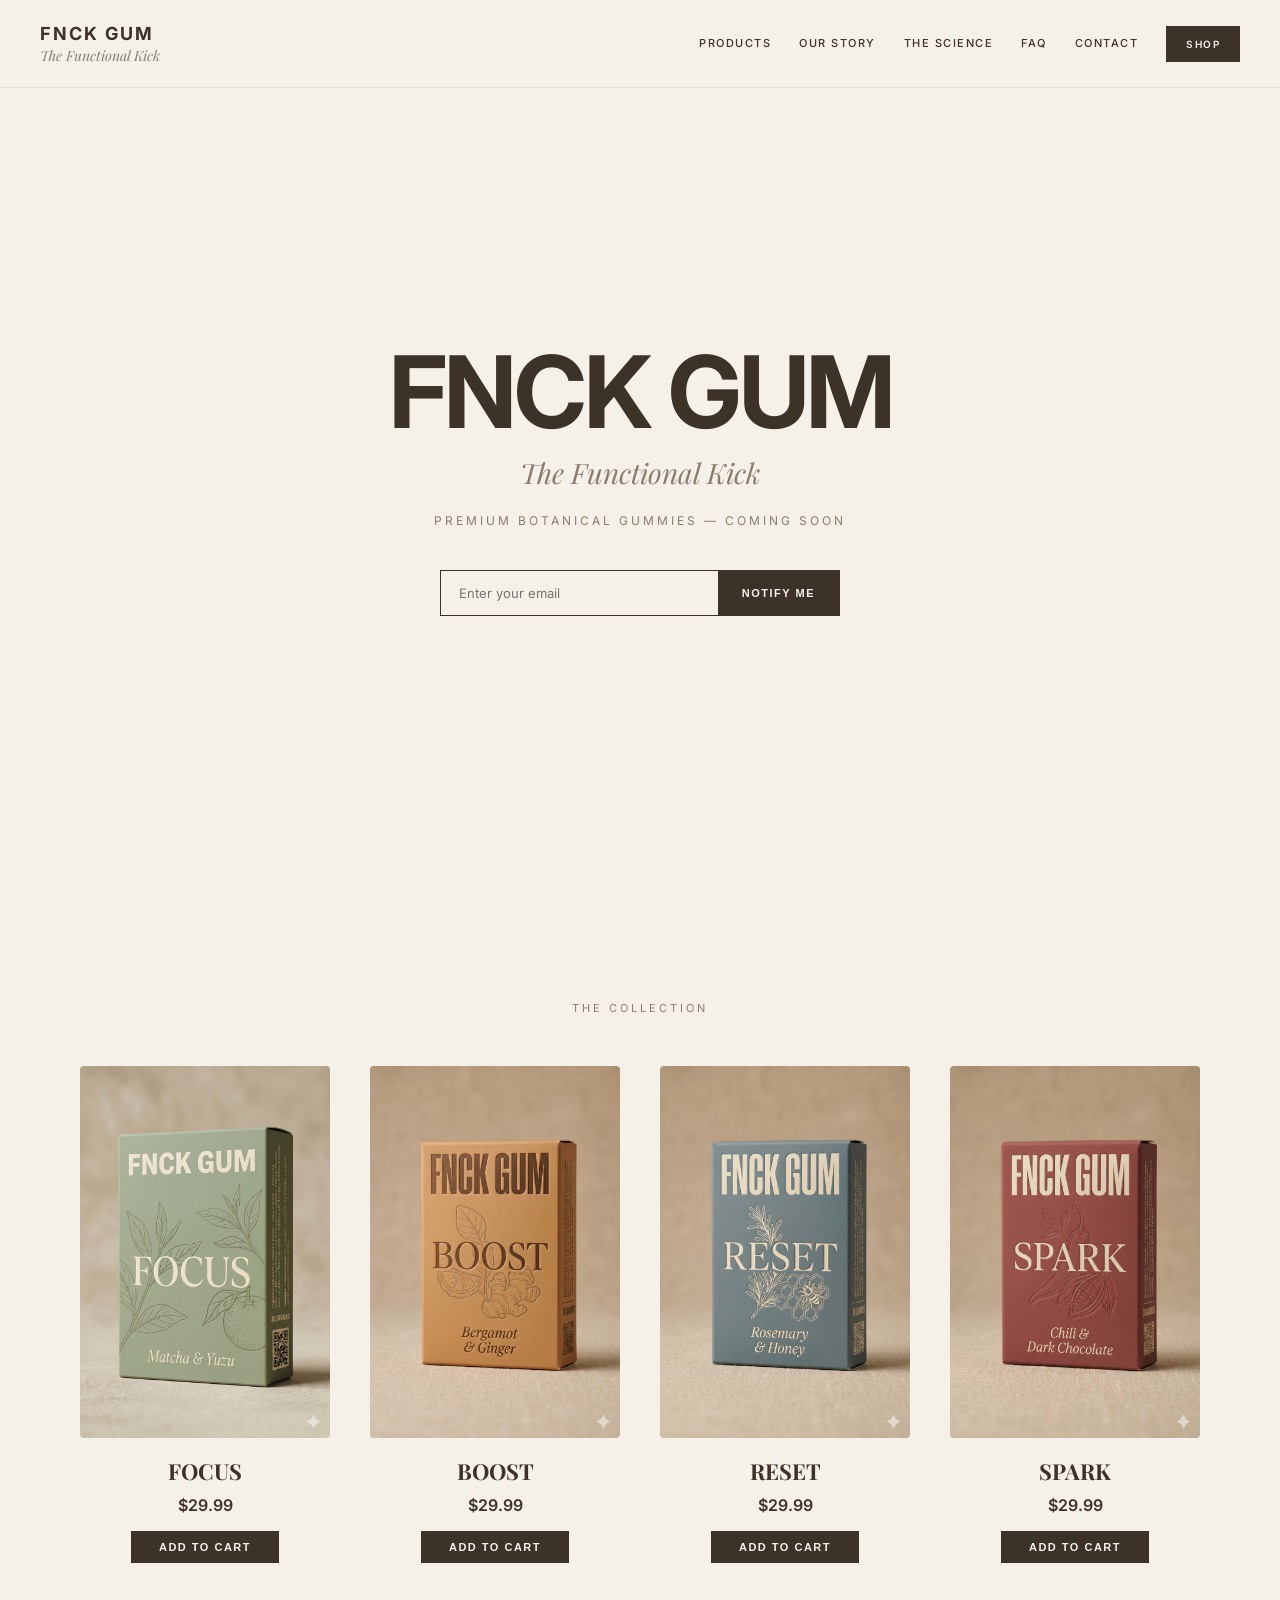
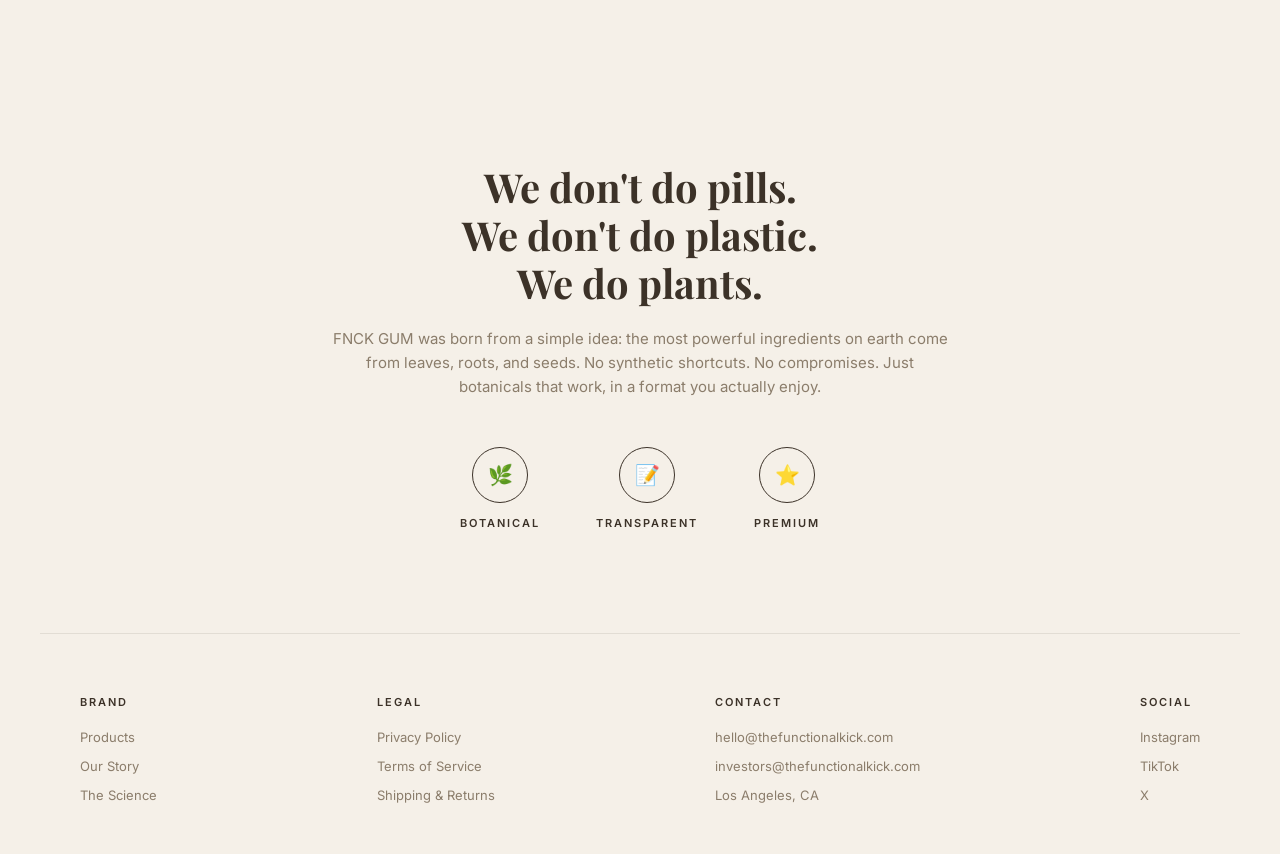
<file: index.html>
<!DOCTYPE html>
<html lang="en">
<head>
<meta charset="UTF-8">
<meta name="viewport" content="width=device-width, initial-scale=1.0">
<title>Home | FNCK GUM</title>
<link rel="stylesheet" href="style.css">
</head>
<body>

<nav>
  <a href="index.html" class="logo">FNCK GUM <span>The Functional Kick</span></a>
  <div class="links">
    <a href="index.html#products">Products</a>
    <a href="story.html">Our Story</a>
    <a href="science.html">The Science</a>
    <a href="faq.html">FAQ</a>
    <a href="contact.html">Contact</a>
    <a href="index.html#products" class="cta-nav">Shop</a>
  </div>
</nav>


<section class="hero">
  <h1>FNCK GUM</h1>
  <p class="tagline">The Functional Kick</p>
  <p class="sub">Premium Botanical Gummies &mdash; Coming Soon</p>
  <div class="email-box">
    <input type="email" placeholder="Enter your email">
    <button>Notify Me</button>
  </div>
</section>

<section class="section" id="products">
  <p class="section-label">The Collection</p>
  <div class="product-images">
    <div class="product-img-card">
      <a href="focus.html"><img src="images/focusbox.png" alt="FOCUS"></a>
      <h3>FOCUS</h3>
      <p class="price">$29.99</p>
      <button>Add to Cart</button>
    </div>
    <div class="product-img-card">
      <a href="boost.html"><img src="images/boostbox.png" alt="BOOST"></a>
      <h3>BOOST</h3>
      <p class="price">$29.99</p>
      <button>Add to Cart</button>
    </div>
    <div class="product-img-card">
      <a href="reset.html"><img src="images/resetbox.png" alt="RESET"></a>
      <h3>RESET</h3>
      <p class="price">$29.99</p>
      <button>Add to Cart</button>
    </div>
    <div class="product-img-card">
      <a href="spark.html"><img src="images/sparkbox.png" alt="SPARK"></a>
      <h3>SPARK</h3>
      <p class="price">$29.99</p>
      <button>Add to Cart</button>
    </div>
  </div>
</section>

<section class="section manifesto" id="manifesto">
  <h2>We don't do pills.<br>We don't do plastic.<br>We do plants.</h2>
  <p>FNCK GUM was born from a simple idea: the most powerful ingredients on earth come from leaves, roots, and seeds. No synthetic shortcuts. No compromises. Just botanicals that work, in a format you actually enjoy.</p>
  <div class="pillars">
    <div class="pillar"><div class="icon">&#127807;</div><h4>Botanical</h4></div>
    <div class="pillar"><div class="icon">&#128221;</div><h4>Transparent</h4></div>
    <div class="pillar"><div class="icon">&#11088;</div><h4>Premium</h4></div>
  </div>
</section>


<footer>
  <div class="col">
    <h5>Brand</h5>
    <a href="index.html#products">Products</a>
    <a href="story.html">Our Story</a>
    <a href="science.html">The Science</a>
  </div>
  <div class="col">
    <h5>Legal</h5>
    <a href="#">Privacy Policy</a>
    <a href="#">Terms of Service</a>
    <a href="#">Shipping & Returns</a>
  </div>
  <div class="col">
    <h5>Contact</h5>
    <p>hello@thefunctionalkick.com</p>
    <p>investors@thefunctionalkick.com</p>
    <p>Los Angeles, CA</p>
  </div>
  <div class="col">
    <h5>Social</h5>
    <a href="https://instagram.com/fnckgum" target="_blank">Instagram</a>
    <a href="https://tiktok.com/@fnckgum" target="_blank">TikTok</a>
    <a href="#">X</a>
  </div>
</footer>

</body>
</html>
</file>
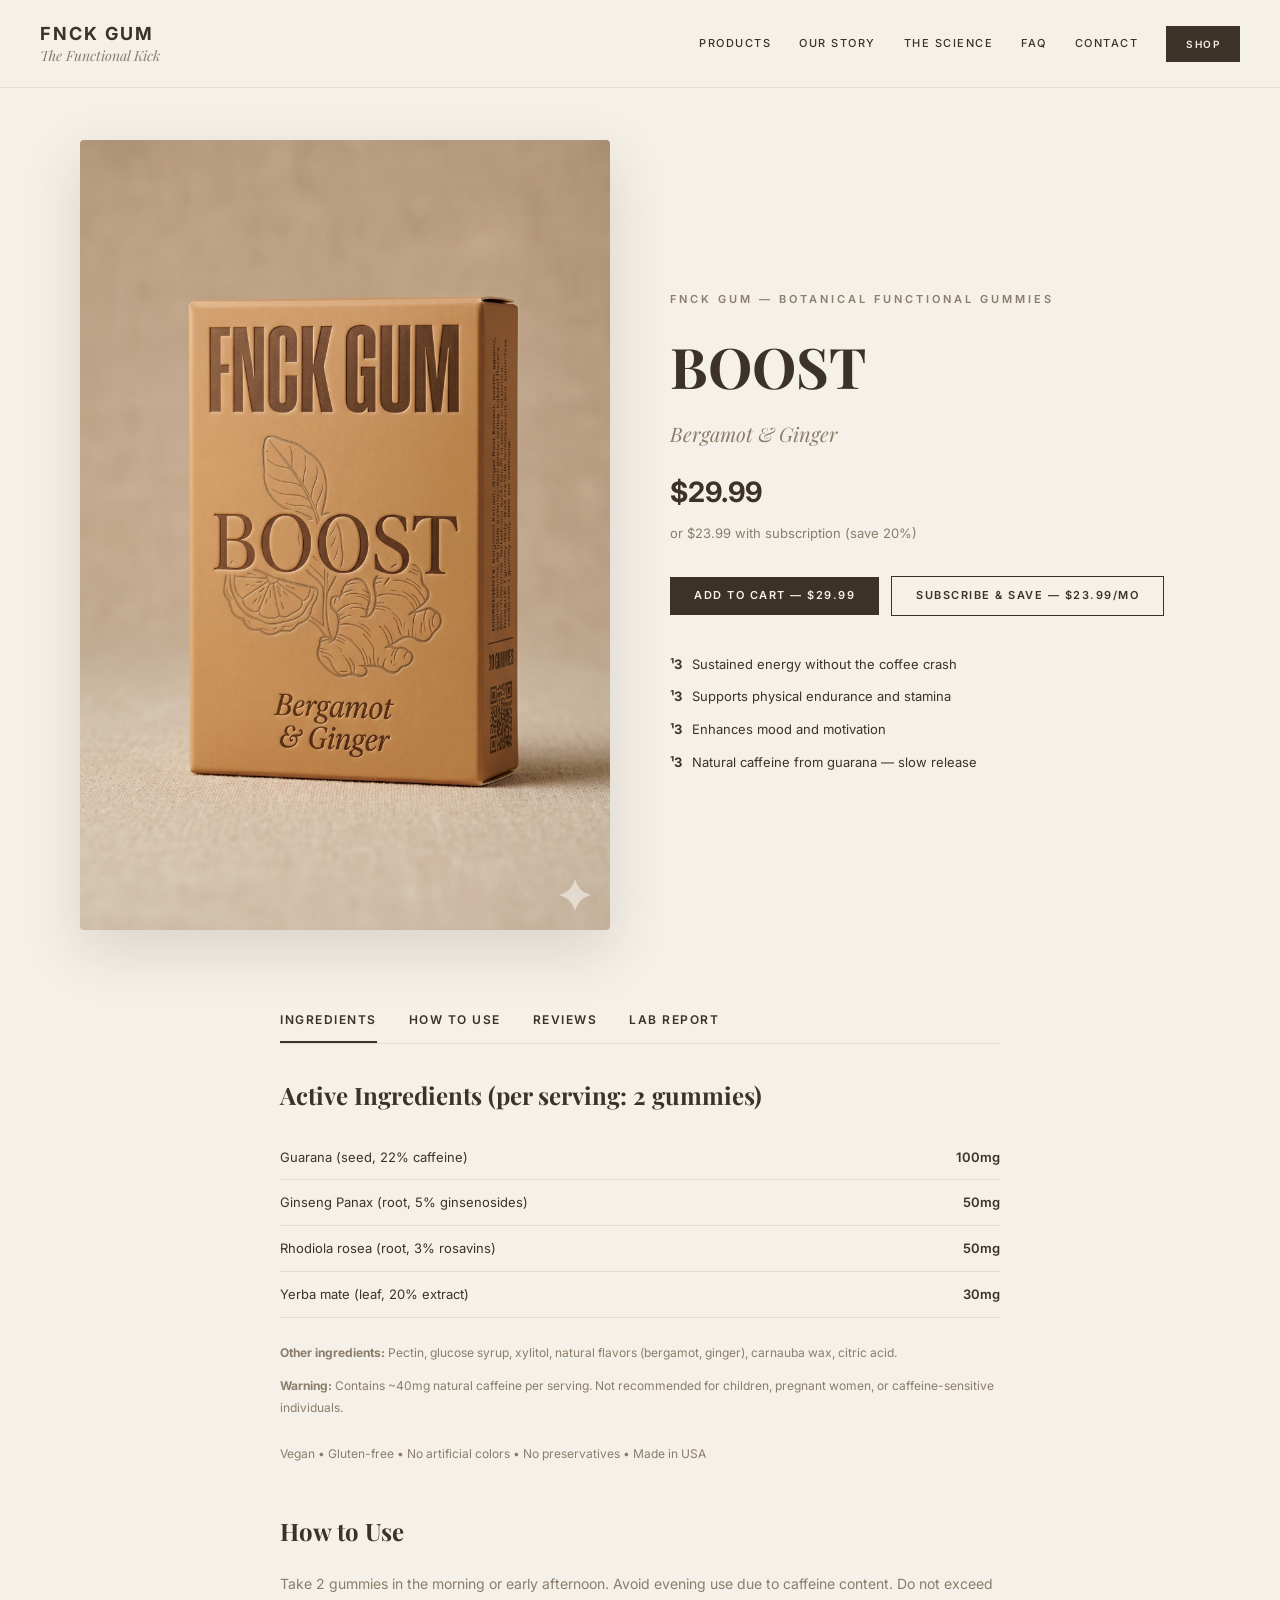
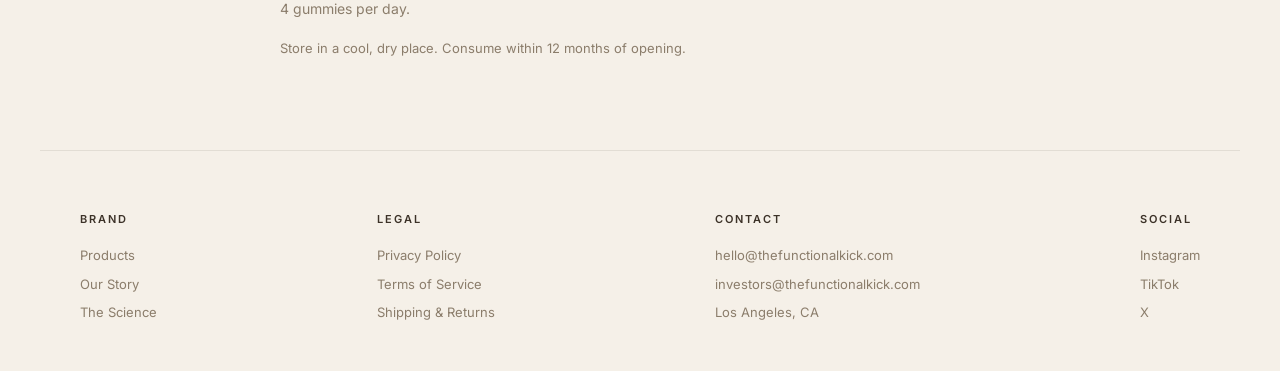
<file: boost.html>
<!DOCTYPE html>
<html lang="en">
<head>
<meta charset="UTF-8">
<meta name="viewport" content="width=device-width, initial-scale=1.0">
<title>BOOST | FNCK GUM</title>
<link rel="stylesheet" href="style.css">
</head>
<body>

<nav>
  <a href="index.html" class="logo">FNCK GUM <span>The Functional Kick</span></a>
  <div class="links">
    <a href="index.html#products">Products</a>
    <a href="story.html">Our Story</a>
    <a href="science.html">The Science</a>
    <a href="faq.html">FAQ</a>
    <a href="contact.html">Contact</a>
    <a href="index.html#products" class="cta-nav">Shop</a>
  </div>
</nav>


<section class="product-hero">
  <div class="product-image">
    <img src="images/boostbox.png" alt="FNCK GUM BOOST">
  </div>
  <div class="info">
    <div class="brand">FNCK GUM — Botanical Functional Gummies</div>
    <h1>BOOST</h1>
    <div class="flavor">Bergamot & Ginger</div>
    <div class="price">$29.99</div>
    <div class="sub-price">or $23.99 with subscription (save 20%)</div>
    <a href="#" class="btn">Add to Cart — $29.99</a>
    <a href="#" class="btn-secondary">Subscribe & Save — $23.99/mo</a>
    <ul class="benefits">
      <li>Sustained energy without the coffee crash</li>
<li>Supports physical endurance and stamina</li>
<li>Enhances mood and motivation</li>
<li>Natural caffeine from guarana — slow release</li>
    </ul>
  </div>
</section>
<div class="tabs">
  <div class="tab-nav">
    <a href="#" class="active">Ingredients</a>
    <a href="#">How to Use</a>
    <a href="#">Reviews</a>
    <a href="#">Lab Report</a>
  </div>
  <div class="tab-content">
    <h3>Active Ingredients (per serving: 2 gummies)</h3>
    <table>
      <tr><td>Guarana (seed, 22% caffeine)</td><td>100mg</td></tr>
<tr><td>Ginseng Panax (root, 5% ginsenosides)</td><td>50mg</td></tr>
<tr><td>Rhodiola rosea (root, 3% rosavins)</td><td>50mg</td></tr>
<tr><td>Yerba mate (leaf, 20% extract)</td><td>30mg</td></tr>
    </table>
    <p style="margin-top: 24px; font-size: 12px; color: var(--warm-gray);">
      <strong>Other ingredients:</strong> Pectin, glucose syrup, xylitol, natural flavors (bergamot, ginger), carnauba wax, citric acid.
    </p>
    <p style="margin-top: 12px; font-size: 12px; color: var(--warm-gray);">
      <strong>Warning:</strong> Contains ~40mg natural caffeine per serving. Not recommended for children, pregnant women, or caffeine-sensitive individuals.
    </p>
    <p style="margin-top: 24px; font-size: 12px; color: var(--warm-gray);">
      Vegan • Gluten-free • No artificial colors • No preservatives • Made in USA
    </p>
  </div>
  <div class="tab-content" style="margin-top: 48px;">
    <h3>How to Use</h3>
    <p>Take 2 gummies in the morning or early afternoon. Avoid evening use due to caffeine content. Do not exceed 4 gummies per day.</p>
    <p style="margin-top: 16px; font-size: 13px; color: var(--warm-gray);">
      Store in a cool, dry place. Consume within 12 months of opening.
    </p>
  </div>
</div>


<footer>
  <div class="col">
    <h5>Brand</h5>
    <a href="index.html#products">Products</a>
    <a href="story.html">Our Story</a>
    <a href="science.html">The Science</a>
  </div>
  <div class="col">
    <h5>Legal</h5>
    <a href="#">Privacy Policy</a>
    <a href="#">Terms of Service</a>
    <a href="#">Shipping & Returns</a>
  </div>
  <div class="col">
    <h5>Contact</h5>
    <p>hello@thefunctionalkick.com</p>
    <p>investors@thefunctionalkick.com</p>
    <p>Los Angeles, CA</p>
  </div>
  <div class="col">
    <h5>Social</h5>
    <a href="https://instagram.com/fnckgum" target="_blank">Instagram</a>
    <a href="https://tiktok.com/@fnckgum" target="_blank">TikTok</a>
    <a href="#">X</a>
  </div>
</footer>

</body>
</html>
</file>
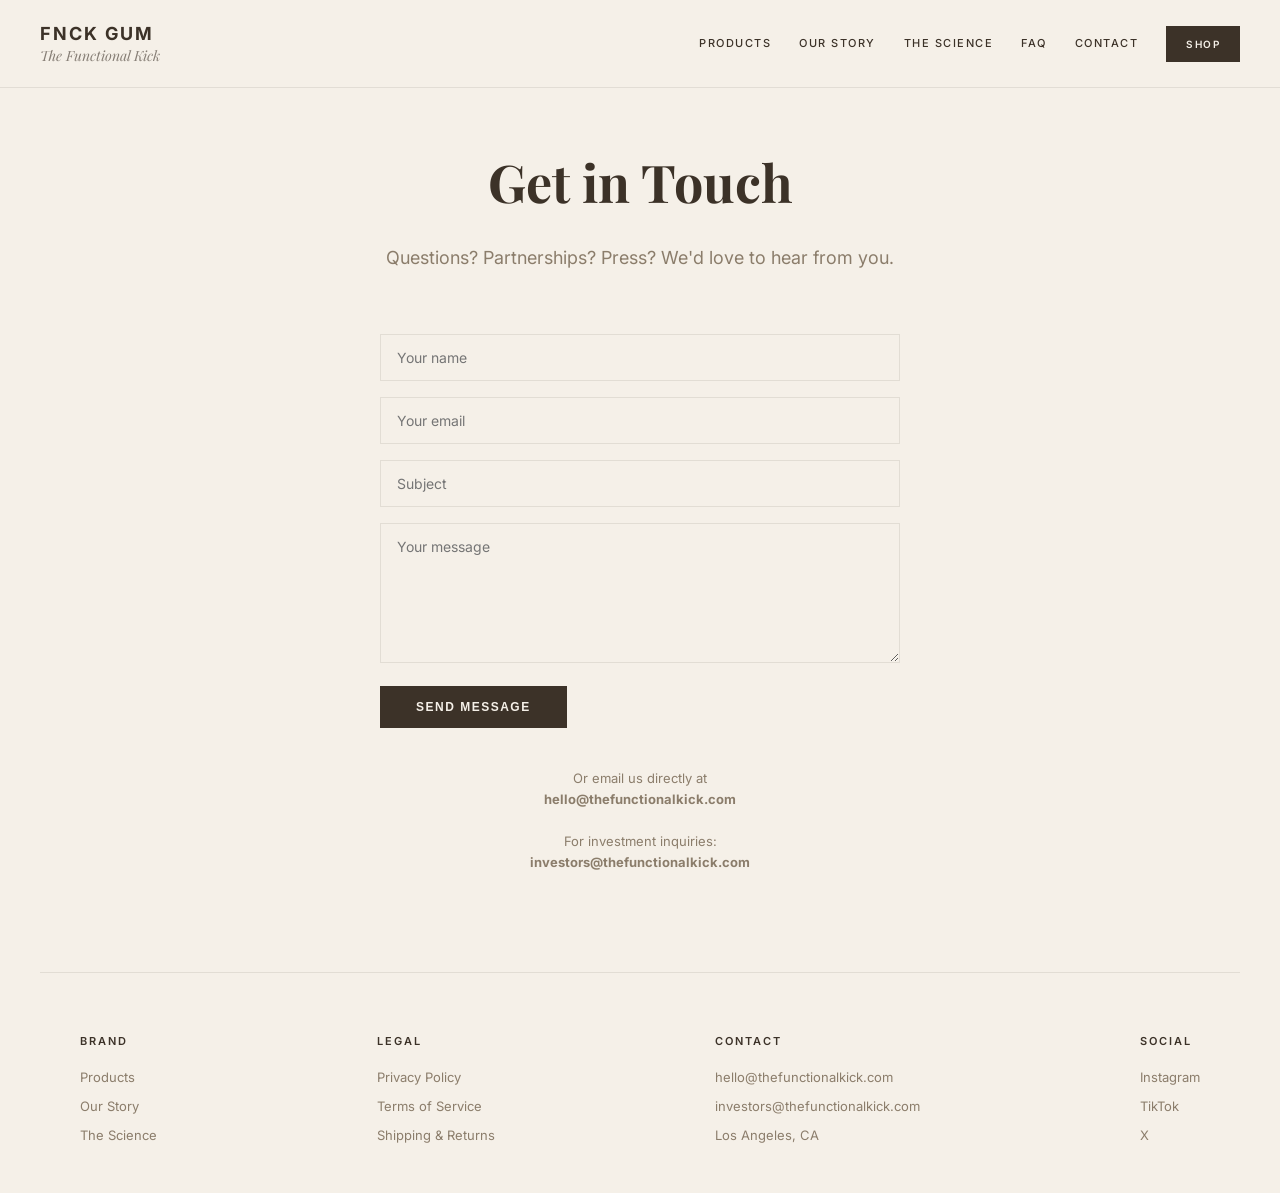
<file: contact.html>
<!DOCTYPE html>
<html lang="en">
<head>
<meta charset="UTF-8">
<meta name="viewport" content="width=device-width, initial-scale=1.0">
<title>Contact | FNCK GUM</title>
<link rel="stylesheet" href="style.css">
</head>
<body>

<nav>
  <a href="index.html" class="logo">FNCK GUM <span>The Functional Kick</span></a>
  <div class="links">
    <a href="index.html#products">Products</a>
    <a href="story.html">Our Story</a>
    <a href="science.html">The Science</a>
    <a href="faq.html">FAQ</a>
    <a href="contact.html">Contact</a>
    <a href="index.html#products" class="cta-nav">Shop</a>
  </div>
</nav>


<section class="story-hero">
  <h1>Get in Touch</h1>
  <p>Questions? Partnerships? Press? We'd love to hear from you.</p>
</section>

<div class="contact-form">
  <input type="text" placeholder="Your name">
  <input type="email" placeholder="Your email">
  <input type="text" placeholder="Subject">
  <textarea placeholder="Your message"></textarea>
  <button type="button">Send Message</button>
  <p style="margin-top: 40px; font-size: 13px; color: var(--warm-gray); text-align: center;">
    Or email us directly at<br>
    <strong>hello@thefunctionalkick.com</strong><br><br>
    For investment inquiries:<br>
    <strong>investors@thefunctionalkick.com</strong>
  </p>
</div>


<footer>
  <div class="col">
    <h5>Brand</h5>
    <a href="index.html#products">Products</a>
    <a href="story.html">Our Story</a>
    <a href="science.html">The Science</a>
  </div>
  <div class="col">
    <h5>Legal</h5>
    <a href="#">Privacy Policy</a>
    <a href="#">Terms of Service</a>
    <a href="#">Shipping & Returns</a>
  </div>
  <div class="col">
    <h5>Contact</h5>
    <p>hello@thefunctionalkick.com</p>
    <p>investors@thefunctionalkick.com</p>
    <p>Los Angeles, CA</p>
  </div>
  <div class="col">
    <h5>Social</h5>
    <a href="https://instagram.com/fnckgum" target="_blank">Instagram</a>
    <a href="https://tiktok.com/@fnckgum" target="_blank">TikTok</a>
    <a href="#">X</a>
  </div>
</footer>

</body>
</html>
</file>
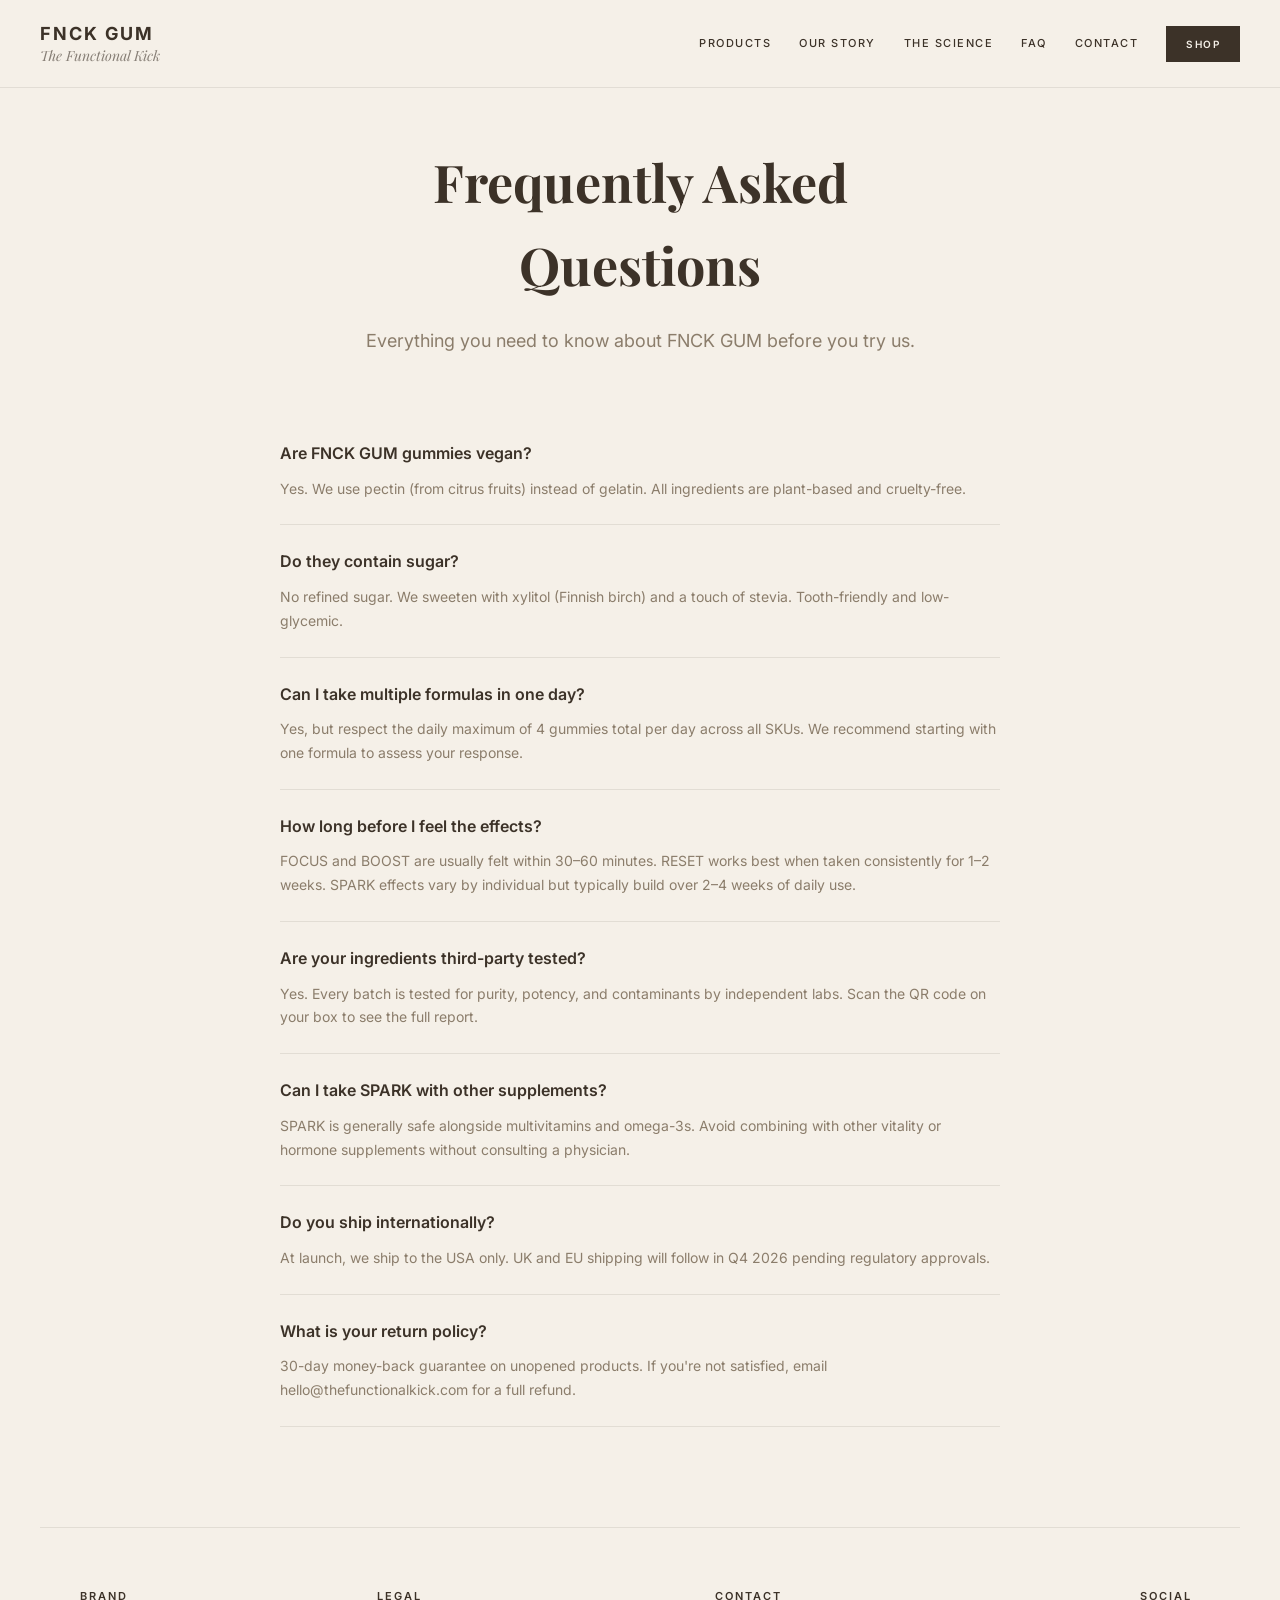
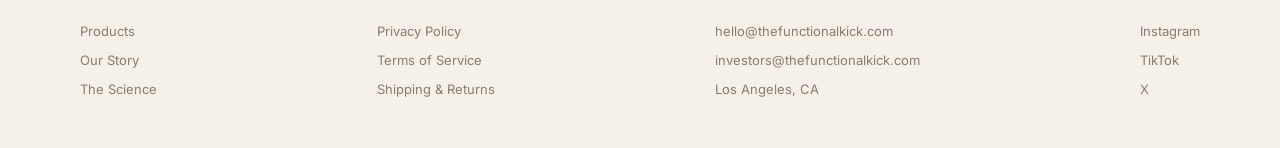
<file: faq.html>
<!DOCTYPE html>
<html lang="en">
<head>
<meta charset="UTF-8">
<meta name="viewport" content="width=device-width, initial-scale=1.0">
<title>FAQ | FNCK GUM</title>
<link rel="stylesheet" href="style.css">
</head>
<body>

<nav>
  <a href="index.html" class="logo">FNCK GUM <span>The Functional Kick</span></a>
  <div class="links">
    <a href="index.html#products">Products</a>
    <a href="story.html">Our Story</a>
    <a href="science.html">The Science</a>
    <a href="faq.html">FAQ</a>
    <a href="contact.html">Contact</a>
    <a href="index.html#products" class="cta-nav">Shop</a>
  </div>
</nav>


<section class="story-hero">
  <h1>Frequently Asked<br>Questions</h1>
  <p>Everything you need to know about FNCK GUM before you try us.</p>
</section>

<div class="faq-list">
  <div class="faq-item">
    <h3>Are FNCK GUM gummies vegan?</h3>
    <p>Yes. We use pectin (from citrus fruits) instead of gelatin. All ingredients are plant-based and cruelty-free.</p>
  </div>
  <div class="faq-item">
    <h3>Do they contain sugar?</h3>
    <p>No refined sugar. We sweeten with xylitol (Finnish birch) and a touch of stevia. Tooth-friendly and low-glycemic.</p>
  </div>
  <div class="faq-item">
    <h3>Can I take multiple formulas in one day?</h3>
    <p>Yes, but respect the daily maximum of 4 gummies total per day across all SKUs. We recommend starting with one formula to assess your response.</p>
  </div>
  <div class="faq-item">
    <h3>How long before I feel the effects?</h3>
    <p>FOCUS and BOOST are usually felt within 30–60 minutes. RESET works best when taken consistently for 1–2 weeks. SPARK effects vary by individual but typically build over 2–4 weeks of daily use.</p>
  </div>
  <div class="faq-item">
    <h3>Are your ingredients third-party tested?</h3>
    <p>Yes. Every batch is tested for purity, potency, and contaminants by independent labs. Scan the QR code on your box to see the full report.</p>
  </div>
  <div class="faq-item">
    <h3>Can I take SPARK with other supplements?</h3>
    <p>SPARK is generally safe alongside multivitamins and omega-3s. Avoid combining with other vitality or hormone supplements without consulting a physician.</p>
  </div>
  <div class="faq-item">
    <h3>Do you ship internationally?</h3>
    <p>At launch, we ship to the USA only. UK and EU shipping will follow in Q4 2026 pending regulatory approvals.</p>
  </div>
  <div class="faq-item">
    <h3>What is your return policy?</h3>
    <p>30-day money-back guarantee on unopened products. If you're not satisfied, email hello@thefunctionalkick.com for a full refund.</p>
  </div>
</div>


<footer>
  <div class="col">
    <h5>Brand</h5>
    <a href="index.html#products">Products</a>
    <a href="story.html">Our Story</a>
    <a href="science.html">The Science</a>
  </div>
  <div class="col">
    <h5>Legal</h5>
    <a href="#">Privacy Policy</a>
    <a href="#">Terms of Service</a>
    <a href="#">Shipping & Returns</a>
  </div>
  <div class="col">
    <h5>Contact</h5>
    <p>hello@thefunctionalkick.com</p>
    <p>investors@thefunctionalkick.com</p>
    <p>Los Angeles, CA</p>
  </div>
  <div class="col">
    <h5>Social</h5>
    <a href="https://instagram.com/fnckgum" target="_blank">Instagram</a>
    <a href="https://tiktok.com/@fnckgum" target="_blank">TikTok</a>
    <a href="#">X</a>
  </div>
</footer>

</body>
</html>
</file>
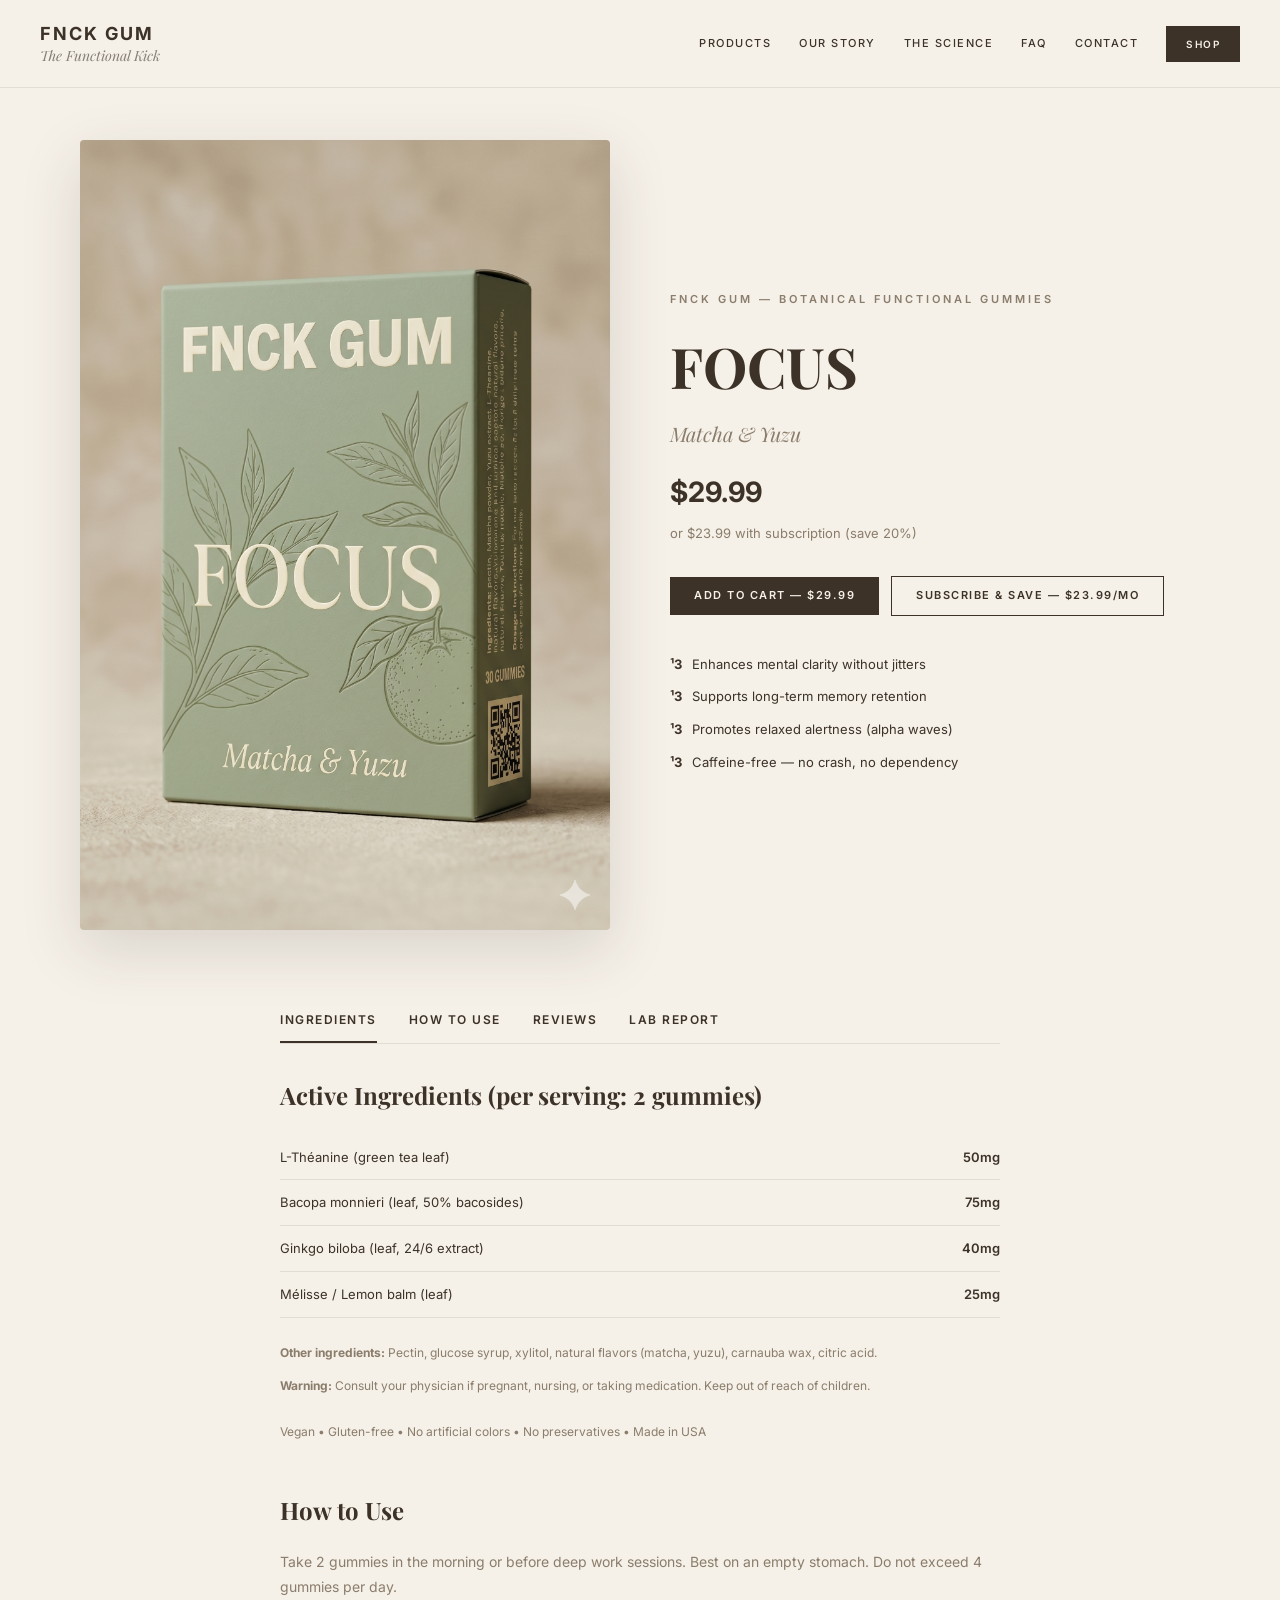
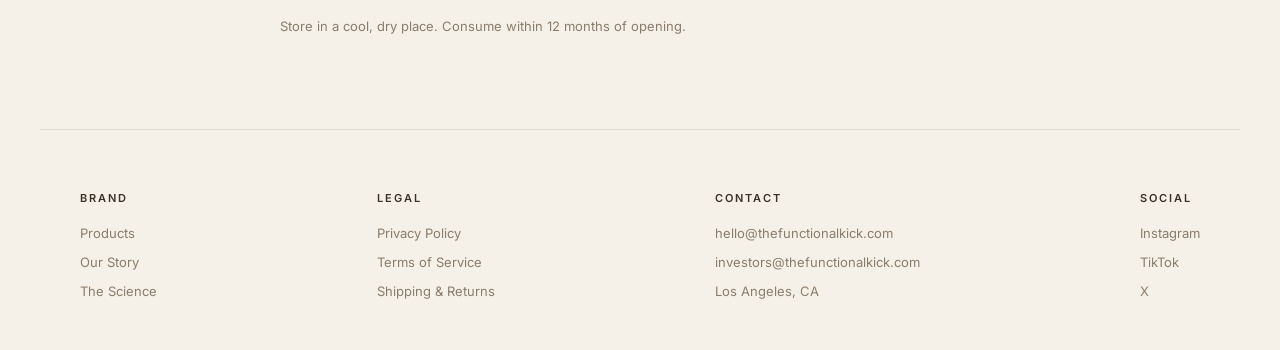
<file: focus.html>
<!DOCTYPE html>
<html lang="en">
<head>
<meta charset="UTF-8">
<meta name="viewport" content="width=device-width, initial-scale=1.0">
<title>FOCUS | FNCK GUM</title>
<link rel="stylesheet" href="style.css">
</head>
<body>

<nav>
  <a href="index.html" class="logo">FNCK GUM <span>The Functional Kick</span></a>
  <div class="links">
    <a href="index.html#products">Products</a>
    <a href="story.html">Our Story</a>
    <a href="science.html">The Science</a>
    <a href="faq.html">FAQ</a>
    <a href="contact.html">Contact</a>
    <a href="index.html#products" class="cta-nav">Shop</a>
  </div>
</nav>


<section class="product-hero">
  <div class="product-image">
    <img src="images/focusbox.png" alt="FNCK GUM FOCUS">
  </div>
  <div class="info">
    <div class="brand">FNCK GUM — Botanical Functional Gummies</div>
    <h1>FOCUS</h1>
    <div class="flavor">Matcha & Yuzu</div>
    <div class="price">$29.99</div>
    <div class="sub-price">or $23.99 with subscription (save 20%)</div>
    <a href="#" class="btn">Add to Cart — $29.99</a>
    <a href="#" class="btn-secondary">Subscribe & Save — $23.99/mo</a>
    <ul class="benefits">
      <li>Enhances mental clarity without jitters</li>
<li>Supports long-term memory retention</li>
<li>Promotes relaxed alertness (alpha waves)</li>
<li>Caffeine-free — no crash, no dependency</li>
    </ul>
  </div>
</section>
<div class="tabs">
  <div class="tab-nav">
    <a href="#" class="active">Ingredients</a>
    <a href="#">How to Use</a>
    <a href="#">Reviews</a>
    <a href="#">Lab Report</a>
  </div>
  <div class="tab-content">
    <h3>Active Ingredients (per serving: 2 gummies)</h3>
    <table>
      <tr><td>L-Th&eacute;anine (green tea leaf)</td><td>50mg</td></tr>
<tr><td>Bacopa monnieri (leaf, 50% bacosides)</td><td>75mg</td></tr>
<tr><td>Ginkgo biloba (leaf, 24/6 extract)</td><td>40mg</td></tr>
<tr><td>M&eacute;lisse / Lemon balm (leaf)</td><td>25mg</td></tr>
    </table>
    <p style="margin-top: 24px; font-size: 12px; color: var(--warm-gray);">
      <strong>Other ingredients:</strong> Pectin, glucose syrup, xylitol, natural flavors (matcha, yuzu), carnauba wax, citric acid.
    </p>
    <p style="margin-top: 12px; font-size: 12px; color: var(--warm-gray);">
      <strong>Warning:</strong> Consult your physician if pregnant, nursing, or taking medication. Keep out of reach of children.
    </p>
    <p style="margin-top: 24px; font-size: 12px; color: var(--warm-gray);">
      Vegan • Gluten-free • No artificial colors • No preservatives • Made in USA
    </p>
  </div>
  <div class="tab-content" style="margin-top: 48px;">
    <h3>How to Use</h3>
    <p>Take 2 gummies in the morning or before deep work sessions. Best on an empty stomach. Do not exceed 4 gummies per day.</p>
    <p style="margin-top: 16px; font-size: 13px; color: var(--warm-gray);">
      Store in a cool, dry place. Consume within 12 months of opening.
    </p>
  </div>
</div>


<footer>
  <div class="col">
    <h5>Brand</h5>
    <a href="index.html#products">Products</a>
    <a href="story.html">Our Story</a>
    <a href="science.html">The Science</a>
  </div>
  <div class="col">
    <h5>Legal</h5>
    <a href="#">Privacy Policy</a>
    <a href="#">Terms of Service</a>
    <a href="#">Shipping & Returns</a>
  </div>
  <div class="col">
    <h5>Contact</h5>
    <p>hello@thefunctionalkick.com</p>
    <p>investors@thefunctionalkick.com</p>
    <p>Los Angeles, CA</p>
  </div>
  <div class="col">
    <h5>Social</h5>
    <a href="https://instagram.com/fnckgum" target="_blank">Instagram</a>
    <a href="https://tiktok.com/@fnckgum" target="_blank">TikTok</a>
    <a href="#">X</a>
  </div>
</footer>

</body>
</html>
</file>
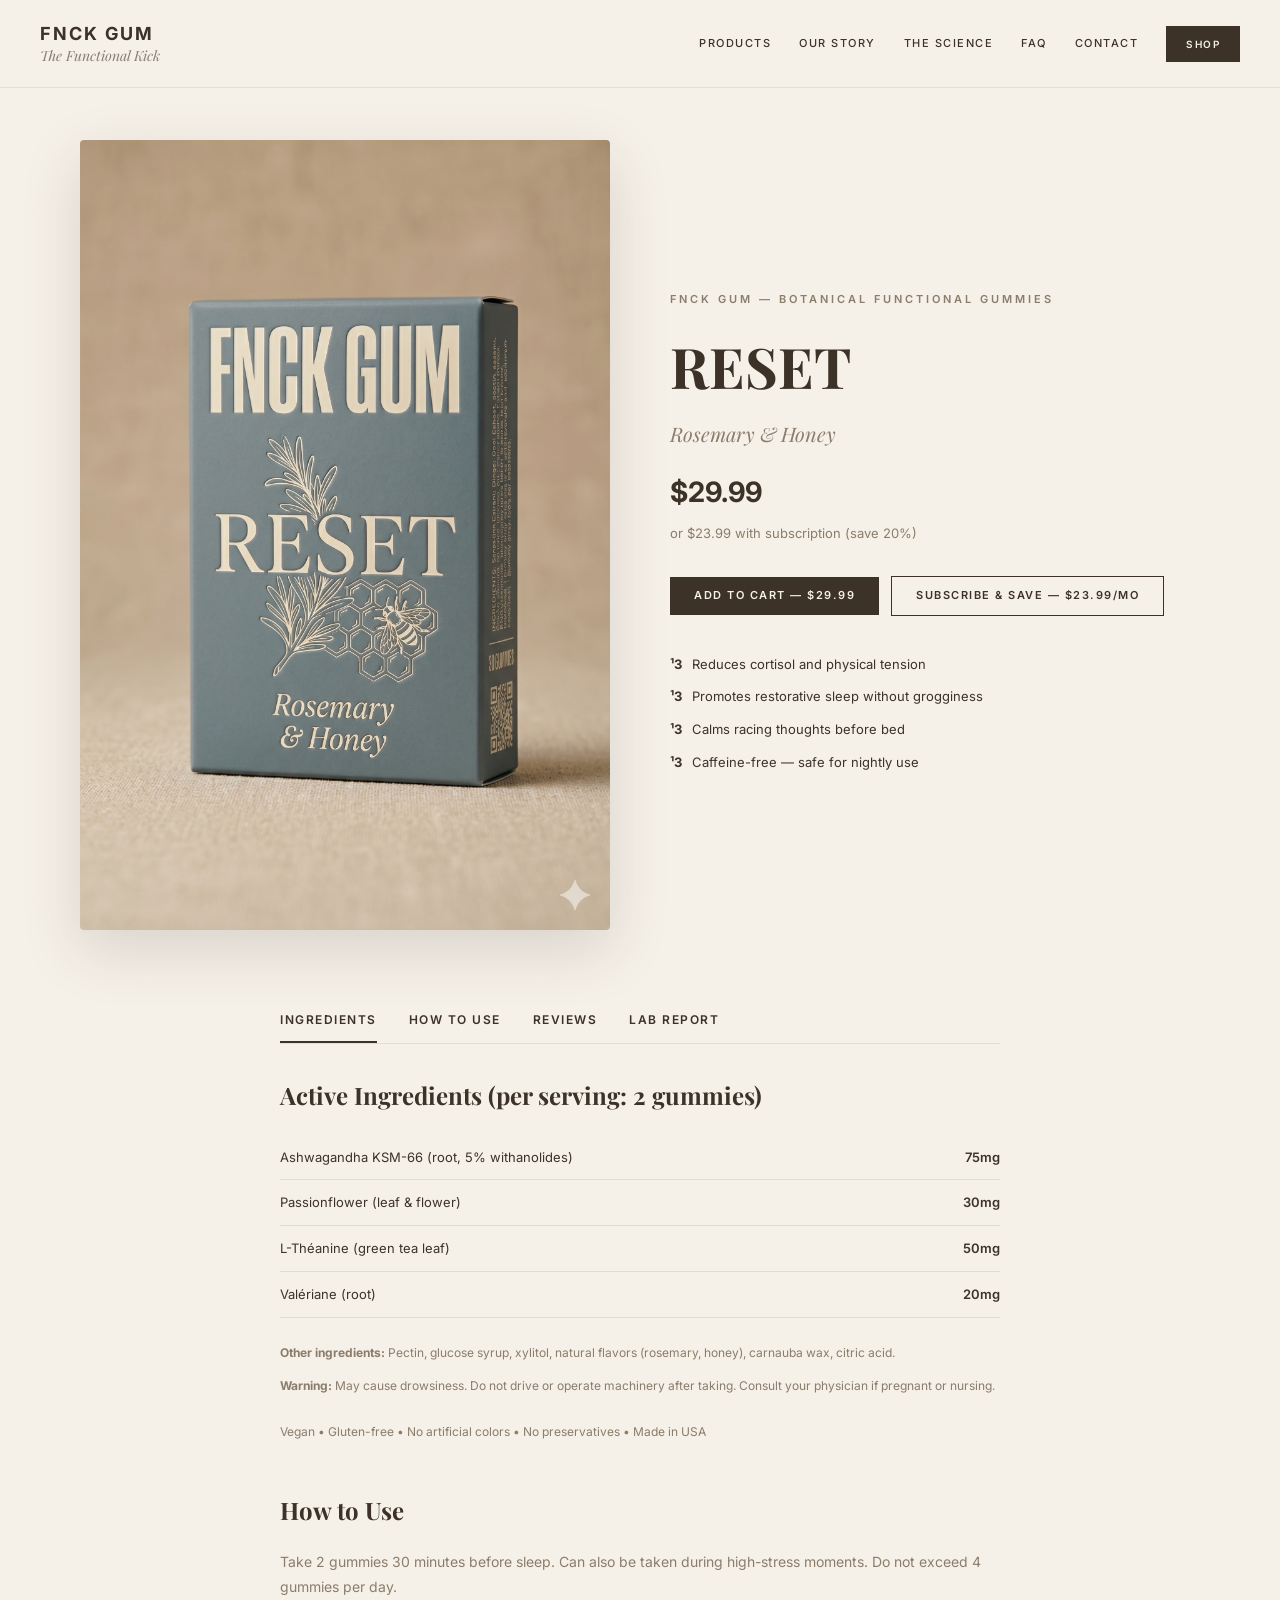
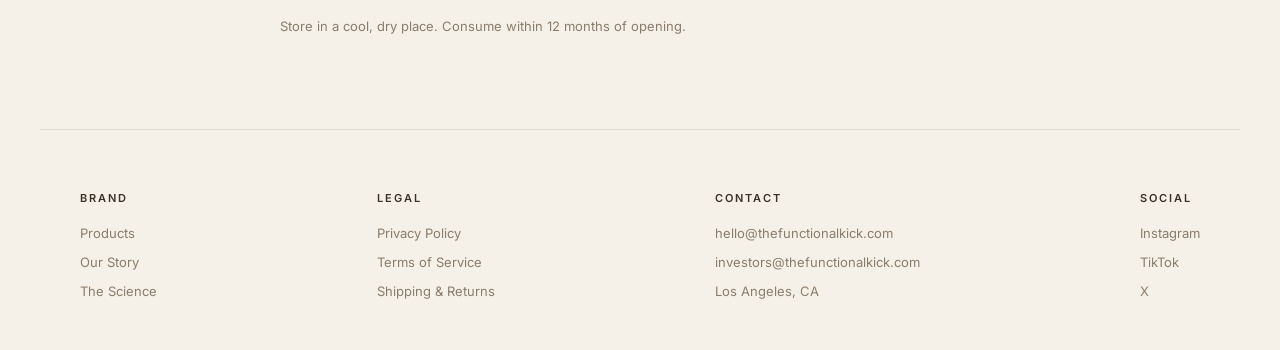
<file: reset.html>
<!DOCTYPE html>
<html lang="en">
<head>
<meta charset="UTF-8">
<meta name="viewport" content="width=device-width, initial-scale=1.0">
<title>RESET | FNCK GUM</title>
<link rel="stylesheet" href="style.css">
</head>
<body>

<nav>
  <a href="index.html" class="logo">FNCK GUM <span>The Functional Kick</span></a>
  <div class="links">
    <a href="index.html#products">Products</a>
    <a href="story.html">Our Story</a>
    <a href="science.html">The Science</a>
    <a href="faq.html">FAQ</a>
    <a href="contact.html">Contact</a>
    <a href="index.html#products" class="cta-nav">Shop</a>
  </div>
</nav>


<section class="product-hero">
  <div class="product-image">
    <img src="images/resetbox.png" alt="FNCK GUM RESET">
  </div>
  <div class="info">
    <div class="brand">FNCK GUM — Botanical Functional Gummies</div>
    <h1>RESET</h1>
    <div class="flavor">Rosemary & Honey</div>
    <div class="price">$29.99</div>
    <div class="sub-price">or $23.99 with subscription (save 20%)</div>
    <a href="#" class="btn">Add to Cart — $29.99</a>
    <a href="#" class="btn-secondary">Subscribe & Save — $23.99/mo</a>
    <ul class="benefits">
      <li>Reduces cortisol and physical tension</li>
<li>Promotes restorative sleep without grogginess</li>
<li>Calms racing thoughts before bed</li>
<li>Caffeine-free — safe for nightly use</li>
    </ul>
  </div>
</section>
<div class="tabs">
  <div class="tab-nav">
    <a href="#" class="active">Ingredients</a>
    <a href="#">How to Use</a>
    <a href="#">Reviews</a>
    <a href="#">Lab Report</a>
  </div>
  <div class="tab-content">
    <h3>Active Ingredients (per serving: 2 gummies)</h3>
    <table>
      <tr><td>Ashwagandha KSM-66 (root, 5% withanolides)</td><td>75mg</td></tr>
<tr><td>Passionflower (leaf & flower)</td><td>30mg</td></tr>
<tr><td>L-Th&eacute;anine (green tea leaf)</td><td>50mg</td></tr>
<tr><td>Val&eacute;riane (root)</td><td>20mg</td></tr>
    </table>
    <p style="margin-top: 24px; font-size: 12px; color: var(--warm-gray);">
      <strong>Other ingredients:</strong> Pectin, glucose syrup, xylitol, natural flavors (rosemary, honey), carnauba wax, citric acid.
    </p>
    <p style="margin-top: 12px; font-size: 12px; color: var(--warm-gray);">
      <strong>Warning:</strong> May cause drowsiness. Do not drive or operate machinery after taking. Consult your physician if pregnant or nursing.
    </p>
    <p style="margin-top: 24px; font-size: 12px; color: var(--warm-gray);">
      Vegan • Gluten-free • No artificial colors • No preservatives • Made in USA
    </p>
  </div>
  <div class="tab-content" style="margin-top: 48px;">
    <h3>How to Use</h3>
    <p>Take 2 gummies 30 minutes before sleep. Can also be taken during high-stress moments. Do not exceed 4 gummies per day.</p>
    <p style="margin-top: 16px; font-size: 13px; color: var(--warm-gray);">
      Store in a cool, dry place. Consume within 12 months of opening.
    </p>
  </div>
</div>


<footer>
  <div class="col">
    <h5>Brand</h5>
    <a href="index.html#products">Products</a>
    <a href="story.html">Our Story</a>
    <a href="science.html">The Science</a>
  </div>
  <div class="col">
    <h5>Legal</h5>
    <a href="#">Privacy Policy</a>
    <a href="#">Terms of Service</a>
    <a href="#">Shipping & Returns</a>
  </div>
  <div class="col">
    <h5>Contact</h5>
    <p>hello@thefunctionalkick.com</p>
    <p>investors@thefunctionalkick.com</p>
    <p>Los Angeles, CA</p>
  </div>
  <div class="col">
    <h5>Social</h5>
    <a href="https://instagram.com/fnckgum" target="_blank">Instagram</a>
    <a href="https://tiktok.com/@fnckgum" target="_blank">TikTok</a>
    <a href="#">X</a>
  </div>
</footer>

</body>
</html>
</file>
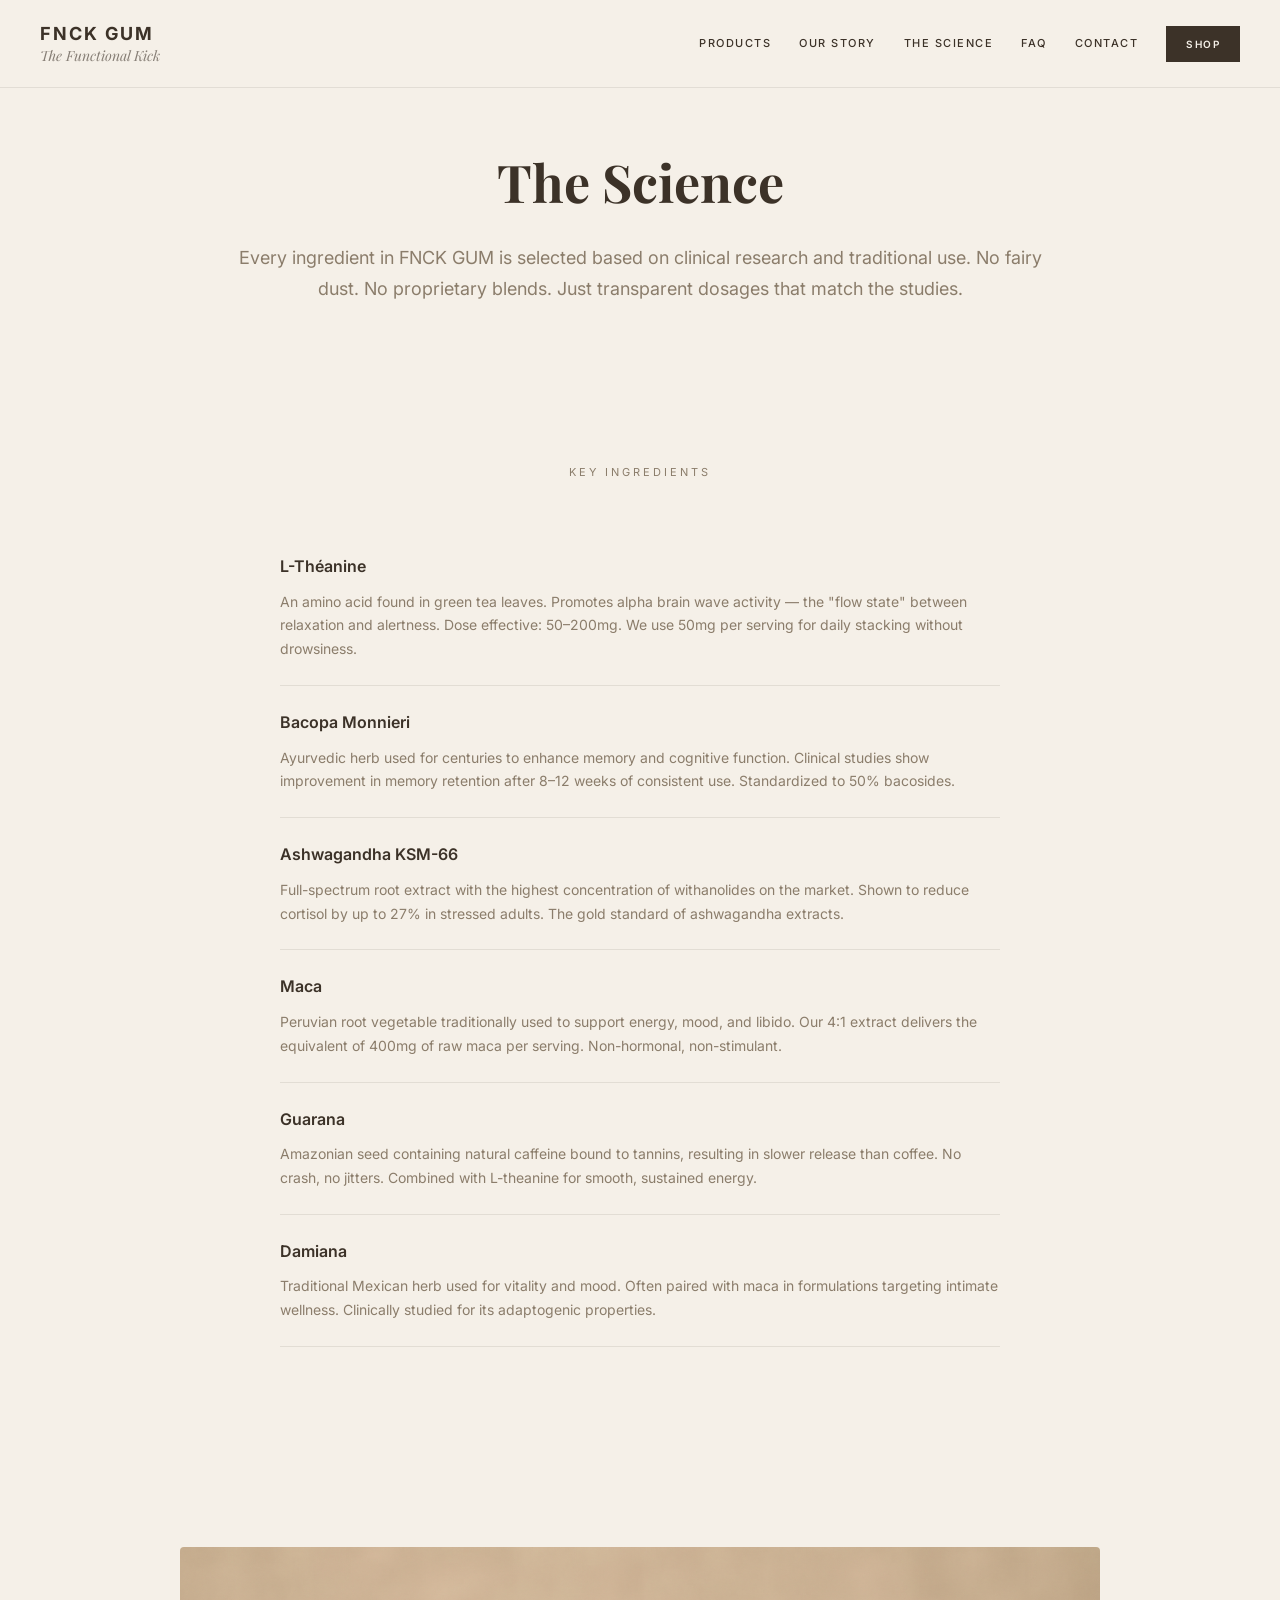
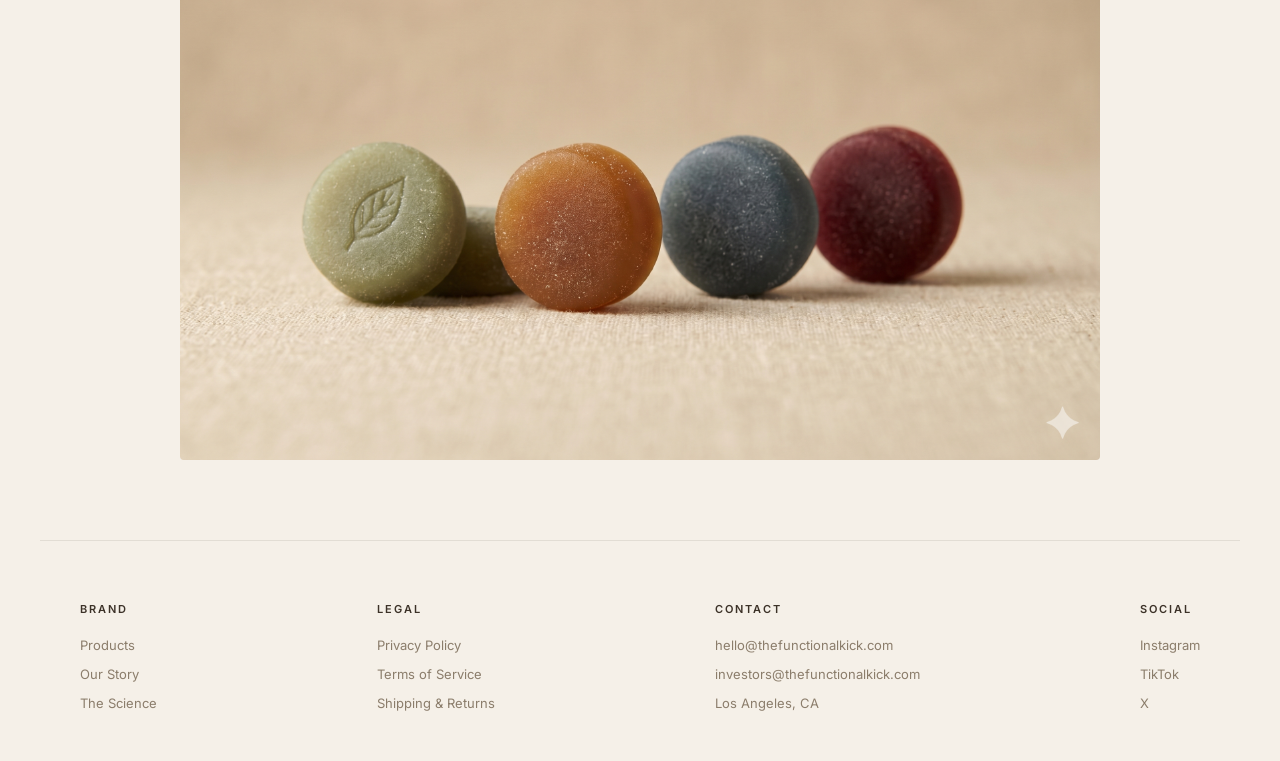
<file: science.html>
<!DOCTYPE html>
<html lang="en">
<head>
<meta charset="UTF-8">
<meta name="viewport" content="width=device-width, initial-scale=1.0">
<title>The Science | FNCK GUM</title>
<link rel="stylesheet" href="style.css">
</head>
<body>

<nav>
  <a href="index.html" class="logo">FNCK GUM <span>The Functional Kick</span></a>
  <div class="links">
    <a href="index.html#products">Products</a>
    <a href="story.html">Our Story</a>
    <a href="science.html">The Science</a>
    <a href="faq.html">FAQ</a>
    <a href="contact.html">Contact</a>
    <a href="index.html#products" class="cta-nav">Shop</a>
  </div>
</nav>


<section class="story-hero">
  <h1>The Science</h1>
  <p>Every ingredient in FNCK GUM is selected based on clinical research and traditional use. No fairy dust. No proprietary blends. Just transparent dosages that match the studies.</p>
</section>
<div class="section">
  <p class="section-label">Key Ingredients</p>
  <div class="faq-list">
    <div class="faq-item">
      <h3>L-Th&eacute;anine</h3>
      <p>An amino acid found in green tea leaves. Promotes alpha brain wave activity — the "flow state" between relaxation and alertness. Dose effective: 50–200mg. We use 50mg per serving for daily stacking without drowsiness.</p>
    </div>
    <div class="faq-item">
      <h3>Bacopa Monnieri</h3>
      <p>Ayurvedic herb used for centuries to enhance memory and cognitive function. Clinical studies show improvement in memory retention after 8–12 weeks of consistent use. Standardized to 50% bacosides.</p>
    </div>
    <div class="faq-item">
      <h3>Ashwagandha KSM-66</h3>
      <p>Full-spectrum root extract with the highest concentration of withanolides on the market. Shown to reduce cortisol by up to 27% in stressed adults. The gold standard of ashwagandha extracts.</p>
    </div>
    <div class="faq-item">
      <h3>Maca</h3>
      <p>Peruvian root vegetable traditionally used to support energy, mood, and libido. Our 4:1 extract delivers the equivalent of 400mg of raw maca per serving. Non-hormonal, non-stimulant.</p>
    </div>
    <div class="faq-item">
      <h3>Guarana</h3>
      <p>Amazonian seed containing natural caffeine bound to tannins, resulting in slower release than coffee. No crash, no jitters. Combined with L-theanine for smooth, sustained energy.</p>
    </div>
    <div class="faq-item">
      <h3>Damiana</h3>
      <p>Traditional Mexican herb used for vitality and mood. Often paired with maca in formulations targeting intimate wellness. Clinically studied for its adaptogenic properties.</p>
    </div>
  </div>
</div>
<div class="story-img">
  <img src="images/gummiestous.png" alt="FNCK GUM Botanical Gummies">
</div>


<footer>
  <div class="col">
    <h5>Brand</h5>
    <a href="index.html#products">Products</a>
    <a href="story.html">Our Story</a>
    <a href="science.html">The Science</a>
  </div>
  <div class="col">
    <h5>Legal</h5>
    <a href="#">Privacy Policy</a>
    <a href="#">Terms of Service</a>
    <a href="#">Shipping & Returns</a>
  </div>
  <div class="col">
    <h5>Contact</h5>
    <p>hello@thefunctionalkick.com</p>
    <p>investors@thefunctionalkick.com</p>
    <p>Los Angeles, CA</p>
  </div>
  <div class="col">
    <h5>Social</h5>
    <a href="https://instagram.com/fnckgum" target="_blank">Instagram</a>
    <a href="https://tiktok.com/@fnckgum" target="_blank">TikTok</a>
    <a href="#">X</a>
  </div>
</footer>

</body>
</html>
</file>
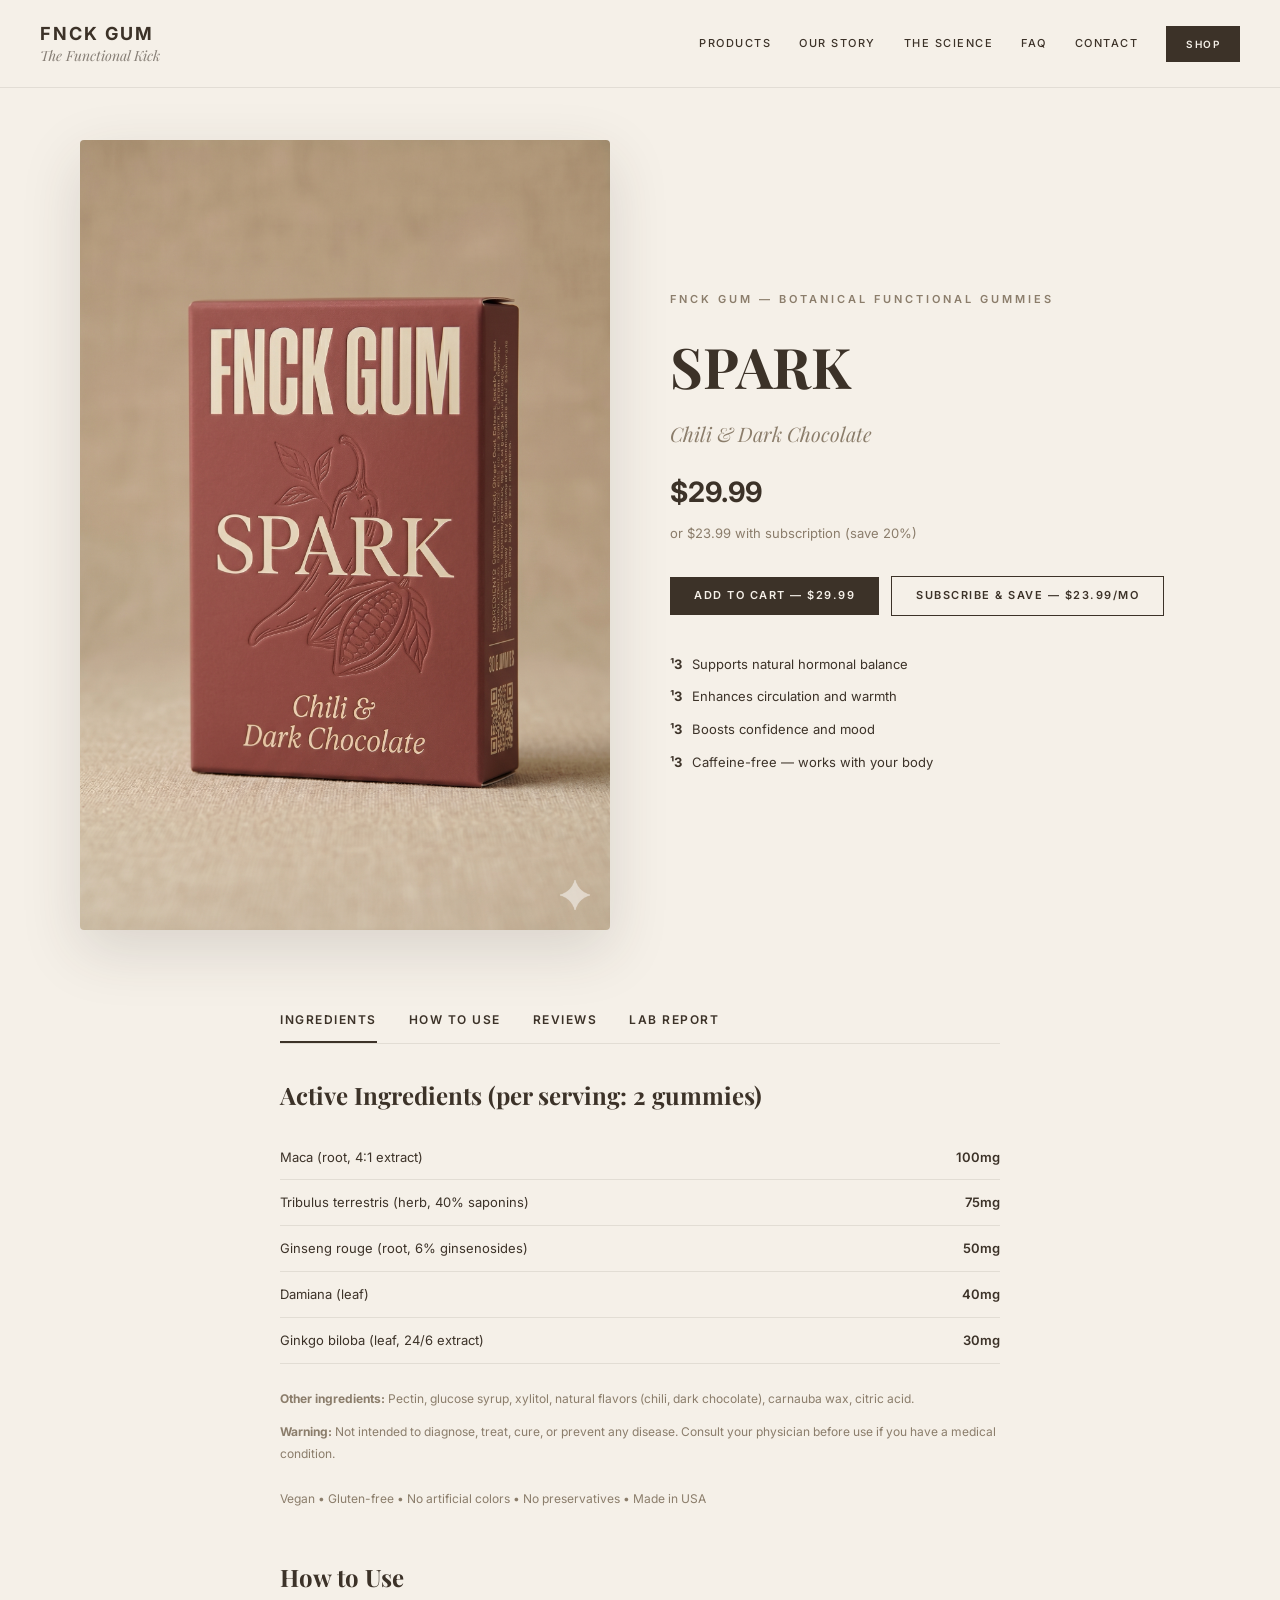
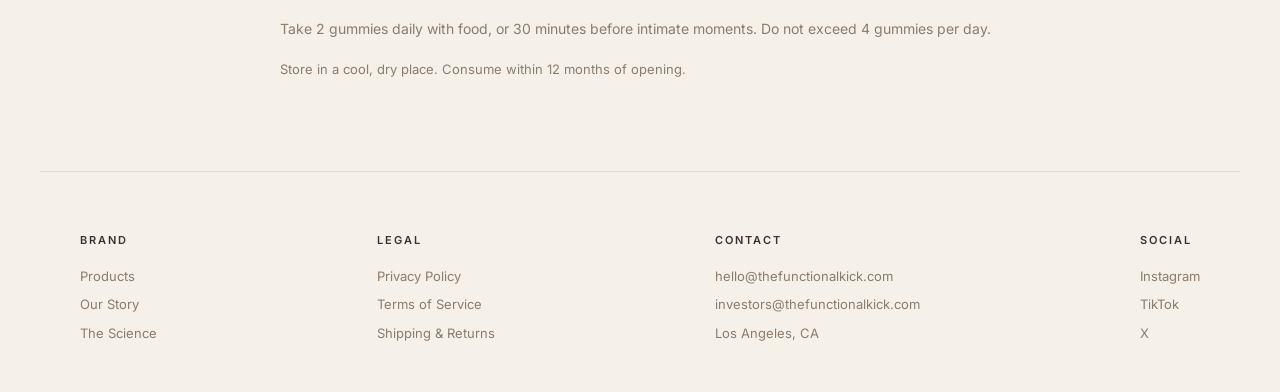
<file: spark.html>
<!DOCTYPE html>
<html lang="en">
<head>
<meta charset="UTF-8">
<meta name="viewport" content="width=device-width, initial-scale=1.0">
<title>SPARK | FNCK GUM</title>
<link rel="stylesheet" href="style.css">
</head>
<body>

<nav>
  <a href="index.html" class="logo">FNCK GUM <span>The Functional Kick</span></a>
  <div class="links">
    <a href="index.html#products">Products</a>
    <a href="story.html">Our Story</a>
    <a href="science.html">The Science</a>
    <a href="faq.html">FAQ</a>
    <a href="contact.html">Contact</a>
    <a href="index.html#products" class="cta-nav">Shop</a>
  </div>
</nav>


<section class="product-hero">
  <div class="product-image">
    <img src="images/sparkbox.png" alt="FNCK GUM SPARK">
  </div>
  <div class="info">
    <div class="brand">FNCK GUM — Botanical Functional Gummies</div>
    <h1>SPARK</h1>
    <div class="flavor">Chili & Dark Chocolate</div>
    <div class="price">$29.99</div>
    <div class="sub-price">or $23.99 with subscription (save 20%)</div>
    <a href="#" class="btn">Add to Cart — $29.99</a>
    <a href="#" class="btn-secondary">Subscribe & Save — $23.99/mo</a>
    <ul class="benefits">
      <li>Supports natural hormonal balance</li>
<li>Enhances circulation and warmth</li>
<li>Boosts confidence and mood</li>
<li>Caffeine-free — works with your body</li>
    </ul>
  </div>
</section>
<div class="tabs">
  <div class="tab-nav">
    <a href="#" class="active">Ingredients</a>
    <a href="#">How to Use</a>
    <a href="#">Reviews</a>
    <a href="#">Lab Report</a>
  </div>
  <div class="tab-content">
    <h3>Active Ingredients (per serving: 2 gummies)</h3>
    <table>
      <tr><td>Maca (root, 4:1 extract)</td><td>100mg</td></tr>
<tr><td>Tribulus terrestris (herb, 40% saponins)</td><td>75mg</td></tr>
<tr><td>Ginseng rouge (root, 6% ginsenosides)</td><td>50mg</td></tr>
<tr><td>Damiana (leaf)</td><td>40mg</td></tr>
<tr><td>Ginkgo biloba (leaf, 24/6 extract)</td><td>30mg</td></tr>
    </table>
    <p style="margin-top: 24px; font-size: 12px; color: var(--warm-gray);">
      <strong>Other ingredients:</strong> Pectin, glucose syrup, xylitol, natural flavors (chili, dark chocolate), carnauba wax, citric acid.
    </p>
    <p style="margin-top: 12px; font-size: 12px; color: var(--warm-gray);">
      <strong>Warning:</strong> Not intended to diagnose, treat, cure, or prevent any disease. Consult your physician before use if you have a medical condition.
    </p>
    <p style="margin-top: 24px; font-size: 12px; color: var(--warm-gray);">
      Vegan • Gluten-free • No artificial colors • No preservatives • Made in USA
    </p>
  </div>
  <div class="tab-content" style="margin-top: 48px;">
    <h3>How to Use</h3>
    <p>Take 2 gummies daily with food, or 30 minutes before intimate moments. Do not exceed 4 gummies per day.</p>
    <p style="margin-top: 16px; font-size: 13px; color: var(--warm-gray);">
      Store in a cool, dry place. Consume within 12 months of opening.
    </p>
  </div>
</div>


<footer>
  <div class="col">
    <h5>Brand</h5>
    <a href="index.html#products">Products</a>
    <a href="story.html">Our Story</a>
    <a href="science.html">The Science</a>
  </div>
  <div class="col">
    <h5>Legal</h5>
    <a href="#">Privacy Policy</a>
    <a href="#">Terms of Service</a>
    <a href="#">Shipping & Returns</a>
  </div>
  <div class="col">
    <h5>Contact</h5>
    <p>hello@thefunctionalkick.com</p>
    <p>investors@thefunctionalkick.com</p>
    <p>Los Angeles, CA</p>
  </div>
  <div class="col">
    <h5>Social</h5>
    <a href="https://instagram.com/fnckgum" target="_blank">Instagram</a>
    <a href="https://tiktok.com/@fnckgum" target="_blank">TikTok</a>
    <a href="#">X</a>
  </div>
</footer>

</body>
</html>
</file>
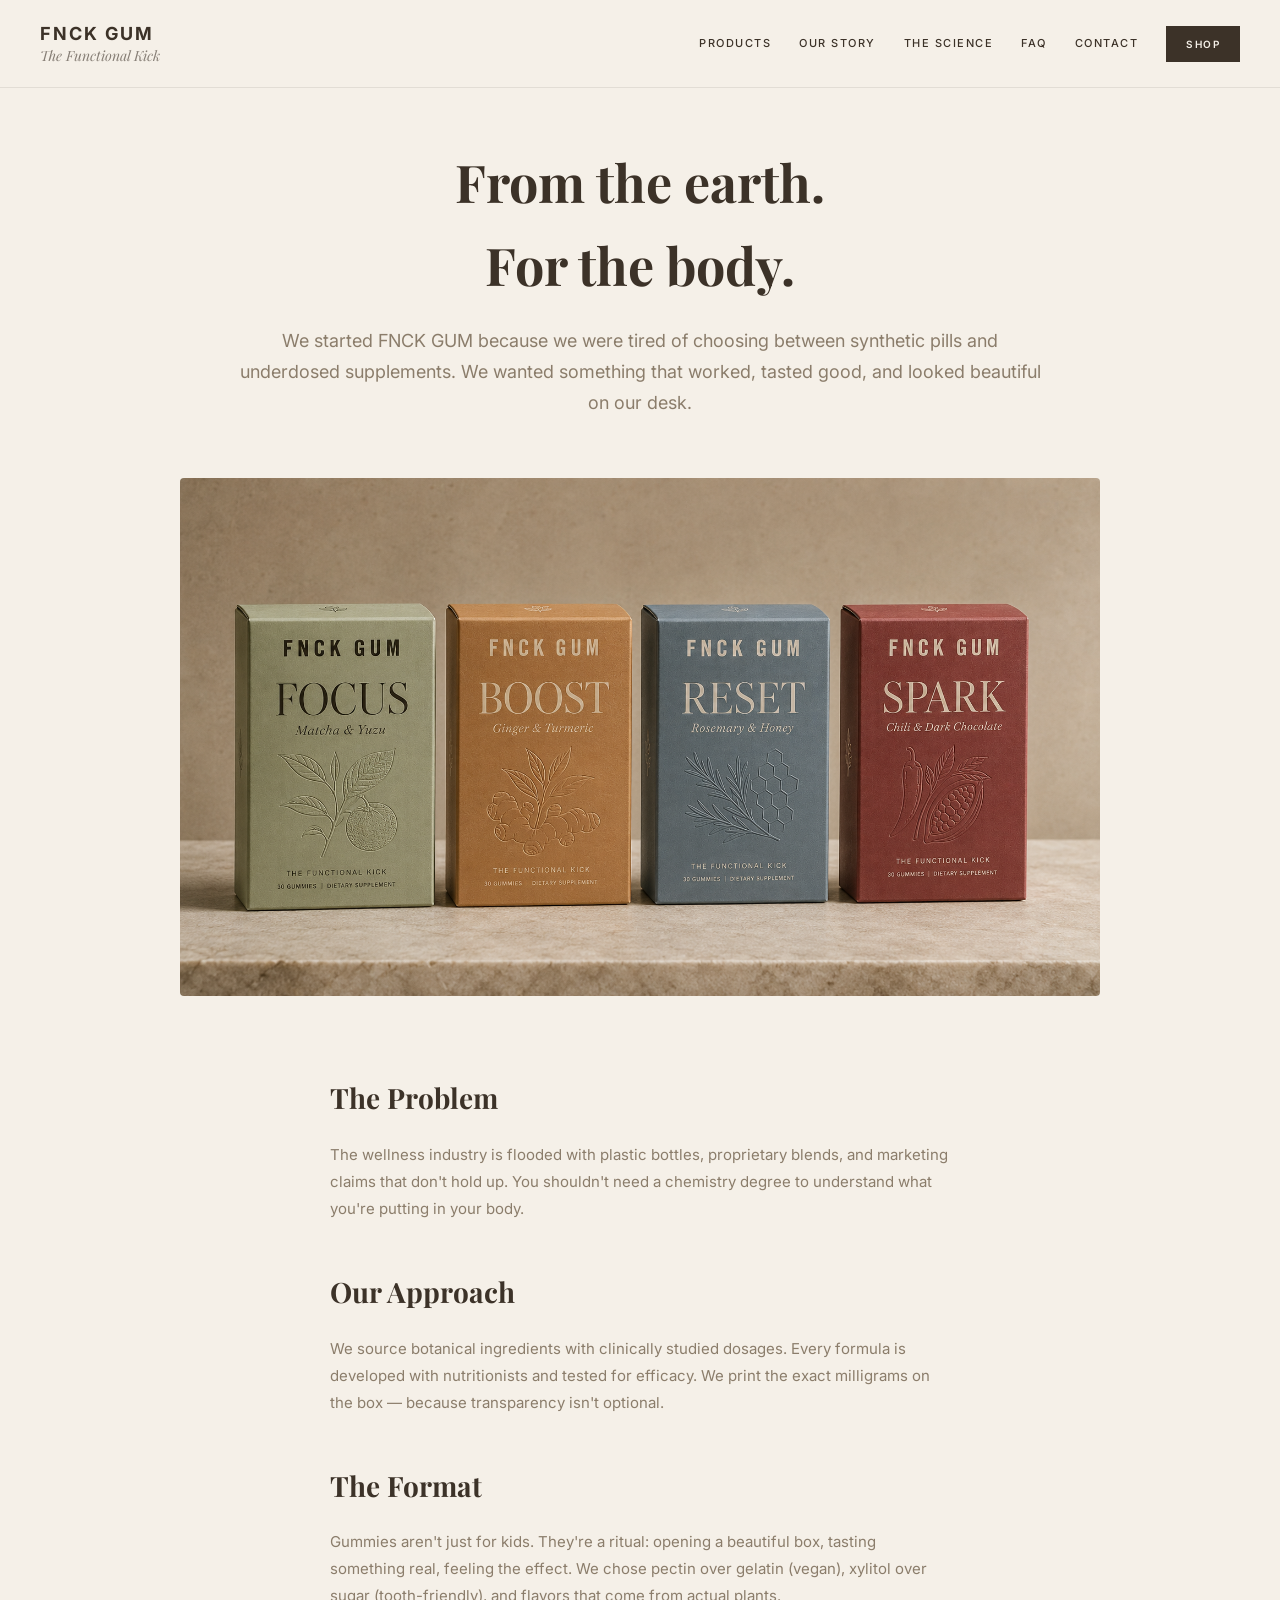
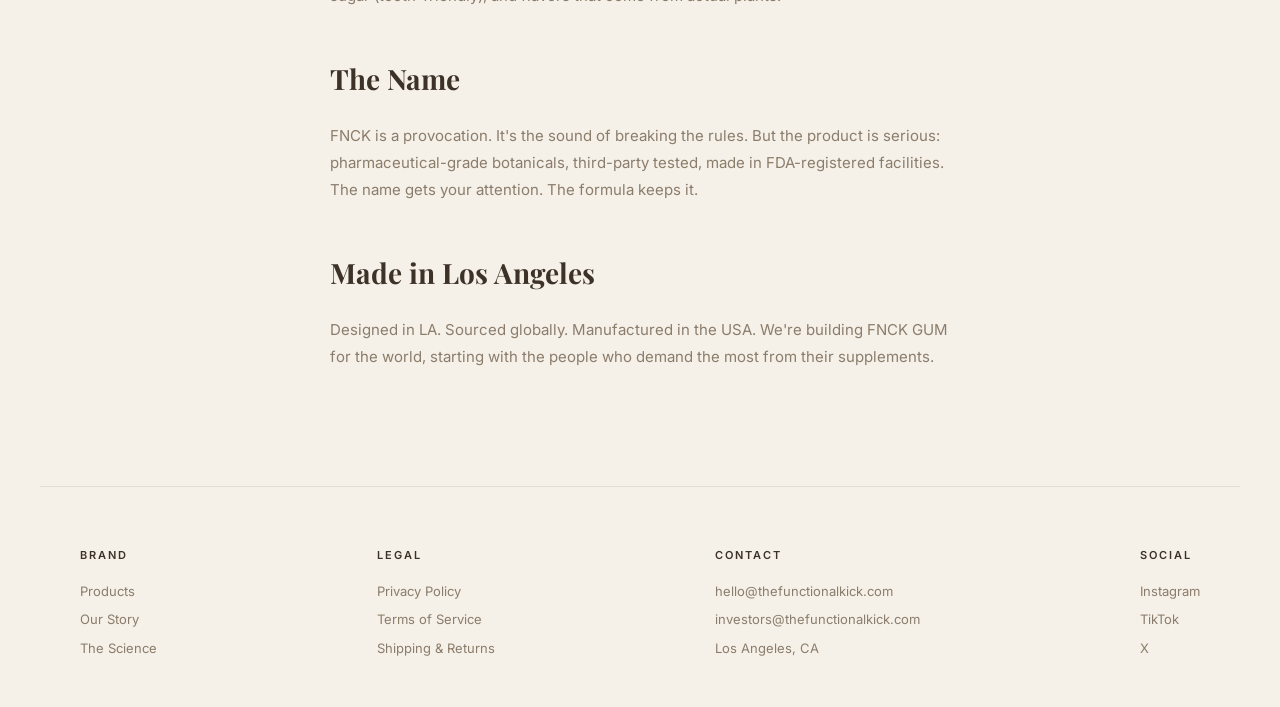
<file: story.html>
<!DOCTYPE html>
<html lang="en">
<head>
<meta charset="UTF-8">
<meta name="viewport" content="width=device-width, initial-scale=1.0">
<title>Our Story | FNCK GUM</title>
<link rel="stylesheet" href="style.css">
</head>
<body>

<nav>
  <a href="index.html" class="logo">FNCK GUM <span>The Functional Kick</span></a>
  <div class="links">
    <a href="index.html#products">Products</a>
    <a href="story.html">Our Story</a>
    <a href="science.html">The Science</a>
    <a href="faq.html">FAQ</a>
    <a href="contact.html">Contact</a>
    <a href="index.html#products" class="cta-nav">Shop</a>
  </div>
</nav>


<section class="story-hero">
  <h1>From the earth.<br>For the body.</h1>
  <p>We started FNCK GUM because we were tired of choosing between synthetic pills and underdosed supplements. We wanted something that worked, tasted good, and looked beautiful on our desk.</p>
</section>
<div class="story-img">
  <img src="images/4boxes.png" alt="FNCK GUM Collection">
</div>
<div class="story-body">
  <h2>The Problem</h2>
  <p>The wellness industry is flooded with plastic bottles, proprietary blends, and marketing claims that don't hold up. You shouldn't need a chemistry degree to understand what you're putting in your body.</p>
  <h2>Our Approach</h2>
  <p>We source botanical ingredients with clinically studied dosages. Every formula is developed with nutritionists and tested for efficacy. We print the exact milligrams on the box — because transparency isn't optional.</p>
  <h2>The Format</h2>
  <p>Gummies aren't just for kids. They're a ritual: opening a beautiful box, tasting something real, feeling the effect. We chose pectin over gelatin (vegan), xylitol over sugar (tooth-friendly), and flavors that come from actual plants.</p>
  <h2>The Name</h2>
  <p>FNCK is a provocation. It's the sound of breaking the rules. But the product is serious: pharmaceutical-grade botanicals, third-party tested, made in FDA-registered facilities. The name gets your attention. The formula keeps it.</p>
  <h2>Made in Los Angeles</h2>
  <p>Designed in LA. Sourced globally. Manufactured in the USA. We're building FNCK GUM for the world, starting with the people who demand the most from their supplements.</p>
</div>


<footer>
  <div class="col">
    <h5>Brand</h5>
    <a href="index.html#products">Products</a>
    <a href="story.html">Our Story</a>
    <a href="science.html">The Science</a>
  </div>
  <div class="col">
    <h5>Legal</h5>
    <a href="#">Privacy Policy</a>
    <a href="#">Terms of Service</a>
    <a href="#">Shipping & Returns</a>
  </div>
  <div class="col">
    <h5>Contact</h5>
    <p>hello@thefunctionalkick.com</p>
    <p>investors@thefunctionalkick.com</p>
    <p>Los Angeles, CA</p>
  </div>
  <div class="col">
    <h5>Social</h5>
    <a href="https://instagram.com/fnckgum" target="_blank">Instagram</a>
    <a href="https://tiktok.com/@fnckgum" target="_blank">TikTok</a>
    <a href="#">X</a>
  </div>
</footer>

</body>
</html>
</file>
<file: style.css>
@import url('https://fonts.googleapis.com/css2?family=Playfair+Display:ital,wght@0,400;0,700;1,400&family=Inter:wght@300;400;500;600;700&display=swap');

:root {
  --cream: #F5F0E8;
  --chocolate: #3C3228;
  --sage: #A8BA9F;
  --caramel: #C69C6D;
  --slate: #8198A0;
  --bordeaux: #A55F5F;
  --warm-gray: #8B7D6B;
  --light-border: rgba(60,50,40,0.1);
}

* { margin: 0; padding: 0; box-sizing: border-box; }
html { scroll-behavior: smooth; }

body {
  font-family: 'Inter', sans-serif;
  background: var(--cream);
  color: var(--chocolate);
  line-height: 1.6;
}

a { color: inherit; text-decoration: none; }
img { max-width: 100%; display: block; }

/* NAV */
nav {
  position: fixed; top: 0; left: 0; right: 0;
  display: flex; justify-content: space-between; align-items: center;
  padding: 20px 40px;
  background: rgba(245,240,232,0.95);
  backdrop-filter: blur(10px);
  z-index: 1000;
  border-bottom: 1px solid var(--light-border);
}
nav .logo { font-weight: 700; font-size: 18px; letter-spacing: 2px; }
nav .logo span { font-family: 'Playfair Display', serif; font-style: italic; font-weight: 400; font-size: 14px; display: block; letter-spacing: 0; opacity: 0.6; margin-top: -4px; }
nav .links { display: flex; gap: 28px; align-items: center; }
nav .links a {
  font-size: 11px; font-weight: 500; letter-spacing: 1.5px;
  text-transform: uppercase; transition: opacity 0.2s;
}
nav .links a:hover { opacity: 0.5; }
nav .links .cta-nav {
  background: var(--chocolate); color: var(--cream);
  padding: 10px 20px;
  font-size: 10px; font-weight: 600; letter-spacing: 1.5px; text-transform: uppercase;
}

/* HERO */
.hero {
  min-height: 100vh;
  display: flex; flex-direction: column;
  justify-content: center; align-items: center;
  text-align: center;
  padding: 140px 40px 80px;
}
.hero h1 {
  font-family: 'Inter', sans-serif;
  font-size: clamp(42px, 9vw, 100px);
  font-weight: 700;
  letter-spacing: -3px;
  line-height: 0.95;
  margin-bottom: 12px;
}
.hero .tagline {
  font-family: 'Playfair Display', serif;
  font-style: italic;
  font-size: clamp(18px, 2.5vw, 28px);
  color: var(--warm-gray);
  margin-bottom: 16px;
}
.hero .sub {
  font-size: 12px; letter-spacing: 3px;
  text-transform: uppercase; color: var(--warm-gray);
  margin-bottom: 40px;
}
.hero .email-box {
  display: flex; gap: 0;
  border: 1px solid var(--chocolate);
  max-width: 400px; width: 100%;
}
.hero .email-box input {
  flex: 1; padding: 14px 18px;
  border: none; background: transparent;
  font-family: 'Inter'; font-size: 13px;
  outline: none;
}
.hero .email-box button {
  padding: 14px 24px; background: var(--chocolate); color: var(--cream);
  border: none;
  font-size: 11px; font-weight: 600;
  letter-spacing: 1.5px; text-transform: uppercase;
  cursor: pointer;
}

/* SECTIONS */
.section { padding: 100px 40px; max-width: 1200px; margin: 0 auto; }
.section-label {
  font-size: 11px; letter-spacing: 3px;
  text-transform: uppercase; color: var(--warm-gray);
  margin-bottom: 48px;
  text-align: center;
}

/* PRODUCTS */
.product-grid {
  display: grid;
  grid-template-columns: repeat(auto-fit, minmax(260px, 1fr));
  gap: 20px;
}
.product-card {
  padding: 32px 28px;
  min-height: 400px;
  display: flex; flex-direction: column;
  justify-content: space-between;
  transition: transform 0.3s, box-shadow 0.3s;
  position: relative; overflow: hidden;
}
.product-card:hover { transform: translateY(-4px); box-shadow: 0 20px 40px rgba(60,50,40,0.15); }
.product-card .top .brand { font-size: 10px; font-weight: 600; letter-spacing: 3px; text-transform: uppercase; opacity: 0.7; margin-bottom: 10px; }
.product-card .top .name { font-family: 'Playfair Display', serif; font-size: 38px; font-weight: 700; line-height: 1; margin-bottom: 6px; }
.product-card .top .flavor { font-family: 'Playfair Display', serif; font-style: italic; font-size: 15px; opacity: 0.8; }
.product-card .mid { margin: 28px 0; }
.product-card .mid .benefit { font-size: 10px; font-weight: 600; letter-spacing: 2px; text-transform: uppercase; opacity: 0.7; margin-bottom: 10px; }
.product-card .mid .ingredients { font-size: 11px; line-height: 1.8; opacity: 0.75; }
.product-card .bot { display: flex; justify-content: space-between; align-items: flex-end; }
.product-card .bot .price { font-size: 14px; font-weight: 600; }
.product-card .bot .count { font-size: 10px; letter-spacing: 1px; text-transform: uppercase; opacity: 0.5; }
.card-focus { background: var(--sage); color: var(--chocolate); }
.card-boost { background: var(--caramel); color: var(--chocolate); }
.card-reset { background: var(--slate); color: var(--cream); }
.card-spark { background: var(--bordeaux); color: var(--cream); }

/* PRODUCT IMAGES GRID */
.product-images {
  display: grid;
  grid-template-columns: repeat(auto-fit, minmax(220px, 1fr));
  gap: 40px;
  text-align: center;
}
.product-img-card img {
  width: 100%;
  max-width: 280px;
  margin: 0 auto 16px;
  border-radius: 4px;
}
.product-img-card h3 {
  font-family: 'Playfair Display', serif;
  font-size: 22px;
  margin-bottom: 4px;
}
.product-img-card .price {
  font-size: 16px;
  font-weight: 600;
  margin-bottom: 12px;
}
.product-img-card button {
  padding: 10px 28px;
  background: var(--chocolate);
  color: var(--cream);
  border: none;
  font-size: 11px;
  font-weight: 600;
  letter-spacing: 1.5px;
  text-transform: uppercase;
  cursor: pointer;
}

/* MANIFESTO */
.manifesto { text-align: center; max-width: 700px; margin: 0 auto; }
.manifesto h2 { font-family: 'Playfair Display', serif; font-size: clamp(26px, 4vw, 40px); margin-bottom: 20px; line-height: 1.2; }
.manifesto p { font-size: 15px; color: var(--warm-gray); margin-bottom: 48px; }
.pillars { display: flex; justify-content: center; gap: 56px; flex-wrap: wrap; }
.pillar { text-align: center; }
.pillar .icon { width: 56px; height: 56px; border: 1.5px solid var(--chocolate); border-radius: 50%; display: flex; align-items: center; justify-content: center; margin: 0 auto 12px; font-size: 20px; }
.pillar h4 { font-size: 11px; letter-spacing: 2px; text-transform: uppercase; font-weight: 600; }

/* INVESTORS */
.investors { background: var(--chocolate); color: var(--cream); padding: 100px 40px; }
.investors-inner { max-width: 1000px; margin: 0 auto; }
.investors .section-label { color: rgba(245,240,232,0.5); }
.investors h2 { font-family: 'Playfair Display', serif; font-size: clamp(26px, 4vw, 40px); margin-bottom: 40px; text-align: center; }
.stats { display: grid; grid-template-columns: repeat(auto-fit, minmax(200px, 1fr)); gap: 36px; margin-bottom: 48px; }
.stat h3 { font-family: 'Playfair Display', serif; font-size: 34px; margin-bottom: 6px; }
.stat p { font-size: 12px; opacity: 0.6; line-height: 1.5; }
.investors .cta { text-align: center; }
.investors .cta a { display: inline-block; padding: 14px 36px; border: 1px solid var(--cream); font-size: 11px; font-weight: 600; letter-spacing: 2px; text-transform: uppercase; transition: all 0.2s; }
.investors .cta a:hover { background: var(--cream); color: var(--chocolate); }

/* FOOTER */
footer { padding: 60px 40px 40px; border-top: 1px solid var(--light-border); max-width: 1200px; margin: 0 auto; display: flex; justify-content: space-between; flex-wrap: wrap; gap: 36px; }
footer .col h5 { font-size: 11px; letter-spacing: 2px; text-transform: uppercase; margin-bottom: 16px; font-weight: 600; }
footer .col a, footer .col p { display: block; color: var(--warm-gray); font-size: 13px; margin-bottom: 8px; transition: color 0.2s; }
footer .col a:hover { color: var(--chocolate); }

/* PRODUCT PAGE */
.product-hero { display: grid; grid-template-columns: 1fr 1fr; gap: 60px; align-items: center; padding: 140px 40px 80px; max-width: 1200px; margin: 0 auto; }
.product-hero .product-image img { width: 100%; border-radius: 4px; box-shadow: 0 20px 60px rgba(60,50,40,0.15); }
.product-hero .info .brand { font-size: 11px; font-weight: 600; letter-spacing: 3px; text-transform: uppercase; color: var(--warm-gray); margin-bottom: 12px; }
.product-hero .info h1 { font-family: 'Playfair Display', serif; font-size: clamp(36px, 5vw, 56px); margin-bottom: 8px; }
.product-hero .info .flavor { font-family: 'Playfair Display', serif; font-style: italic; font-size: 20px; color: var(--warm-gray); margin-bottom: 20px; }
.product-hero .info .price { font-size: 28px; font-weight: 700; margin-bottom: 8px; }
.product-hero .info .sub-price { font-size: 13px; color: var(--warm-gray); margin-bottom: 32px; }
.product-hero .info .btn {
  display: inline-block; padding: 10px 24px; background: var(--chocolate); color: var(--cream);
  font-size: 11px; font-weight: 600; letter-spacing: 1.5px; text-transform: uppercase;
}
.product-hero .info .btn-secondary {
  display: inline-block; padding: 10px 24px; border: 1px solid var(--chocolate);
  font-size: 11px; font-weight: 600; letter-spacing: 1.5px; text-transform: uppercase;
  margin-left: 8px;
}
@media (max-width: 768px) {
  .product-hero .info .btn, .product-hero .info .btn-secondary {
    display: block; width: 100%; text-align: center; margin-left: 0; margin-bottom: 10px;
  }
}
.product-hero .info .benefits { margin-top: 32px; }
.product-hero .info .benefits li { list-style: none; font-size: 13px; padding: 6px 0; display: flex; align-items: center; gap: 10px; }
.product-hero .info .benefits li::before { content: '¹3'; font-weight: 700; }

/* TABS */
.tabs { max-width: 800px; margin: 0 auto; padding: 0 40px 80px; }
.tab-nav { display: flex; gap: 32px; border-bottom: 1px solid var(--light-border); margin-bottom: 32px; }
.tab-nav a { font-size: 12px; font-weight: 600; letter-spacing: 1.5px; text-transform: uppercase; padding-bottom: 12px; border-bottom: 2px solid transparent; }
.tab-nav a.active { border-bottom-color: var(--chocolate); }
.tab-content h3 { font-family: 'Playfair Display', serif; font-size: 24px; margin-bottom: 20px; }
.tab-content p, .tab-content li { font-size: 14px; color: var(--warm-gray); line-height: 1.8; margin-bottom: 10px; }
.tab-content ul { padding-left: 0; list-style: none; }
.tab-content table { width: 100%; border-collapse: collapse; font-size: 13px; margin-top: 20px; }
.tab-content table td { padding: 12px 0; border-bottom: 1px solid var(--light-border); }
.tab-content table td:last-child { text-align: right; font-weight: 600; }

/* STORY */
.story-hero { padding: 140px 40px 60px; text-align: center; max-width: 900px; margin: 0 auto; }
.story-hero h1 { font-family: 'Playfair Display', serif; font-size: clamp(32px, 5vw, 52px); margin-bottom: 20px; }
.story-hero p { font-size: 18px; color: var(--warm-gray); line-height: 1.7; }
.story-img { max-width: 1000px; margin: 0 auto 80px; padding: 0 40px; }
.story-img img { width: 100%; border-radius: 4px; }
.story-body { max-width: 700px; margin: 0 auto; padding: 0 40px 100px; }
.story-body h2 { font-family: 'Playfair Display', serif; font-size: 28px; margin: 48px 0 20px; }
.story-body p { font-size: 15px; color: var(--warm-gray); line-height: 1.8; margin-bottom: 16px; }

/* FAQ */
.faq-list { max-width: 800px; margin: 0 auto; padding: 0 40px 100px; }
.faq-item { border-bottom: 1px solid var(--light-border); padding: 24px 0; }
.faq-item h3 { font-size: 16px; font-weight: 600; margin-bottom: 10px; cursor: pointer; }
.faq-item p { font-size: 14px; color: var(--warm-gray); line-height: 1.7; }

/* FAQ colors */
.faq-focus h3 { color: var(--sage); }
.faq-boost h3 { color: var(--caramel); }
.faq-reset h3 { color: var(--slate); }
.faq-spark h3 { color: var(--bordeaux); }

/* CONTACT */
.contact-form { max-width: 600px; margin: 0 auto; padding: 0 40px 100px; }
.contact-form input, .contact-form textarea {
  width: 100%; padding: 14px 16px; margin-bottom: 16px;
  border: 1px solid var(--light-border); background: transparent;
  font-family: 'Inter'; font-size: 14px; outline: none;
}
.contact-form textarea { min-height: 140px; resize: vertical; }
.contact-form button {
  padding: 14px 36px; background: var(--chocolate); color: var(--cream);
  border: none; font-size: 12px; font-weight: 600;
  letter-spacing: 1.5px; text-transform: uppercase; cursor: pointer;
}

/* MOBILE */
@media (max-width: 768px) {
  nav { padding: 16px 20px; }
  nav .links { display: none; }
  .hero { padding: 100px 20px 60px; }
  .section { padding: 60px 20px; }
  .product-hero { grid-template-columns: 1fr; padding: 100px 20px 60px; }
  .product-hero .info .btn-secondary { margin-left: 0; margin-top: 10px; display: block; }
  footer { padding: 40px 20px; flex-direction: column; gap: 24px; }
  .tab-nav { gap: 16px; overflow-x: auto; }
  .pillars { gap: 32px; }
}
</file>
